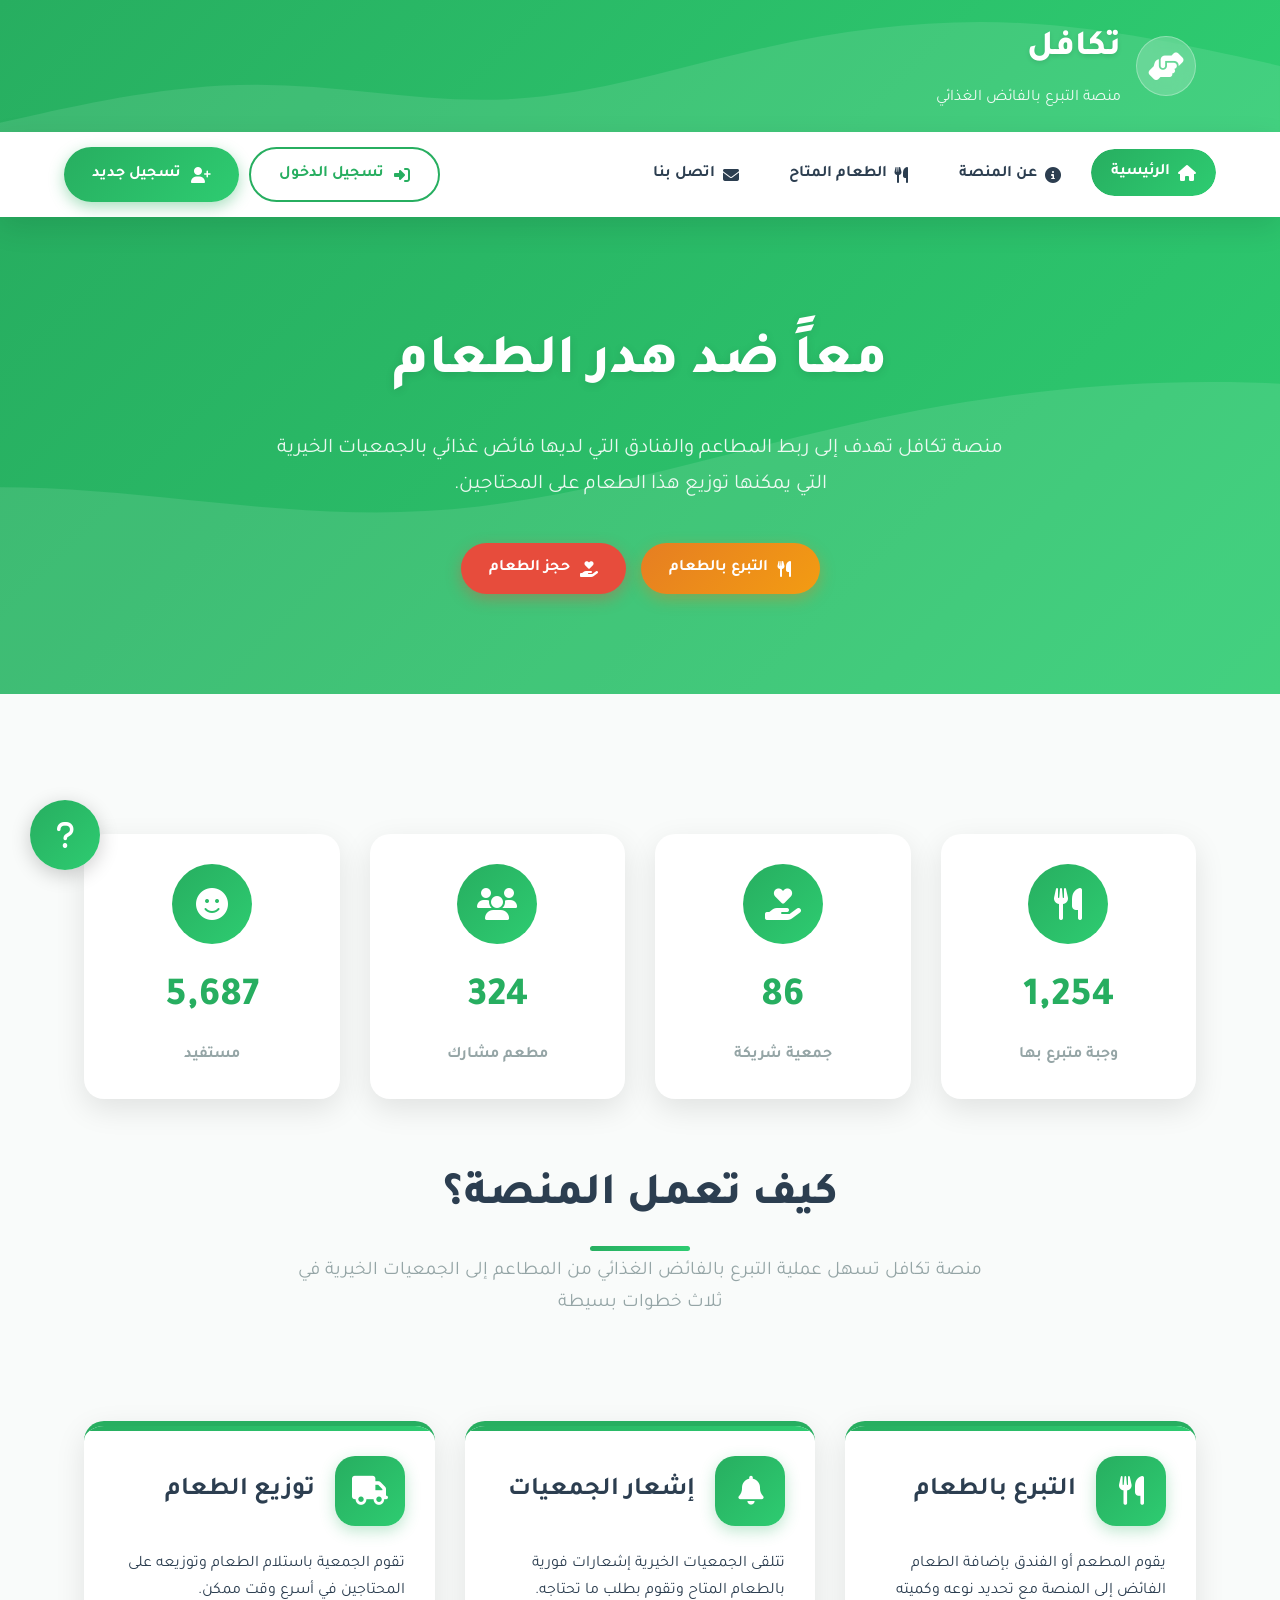
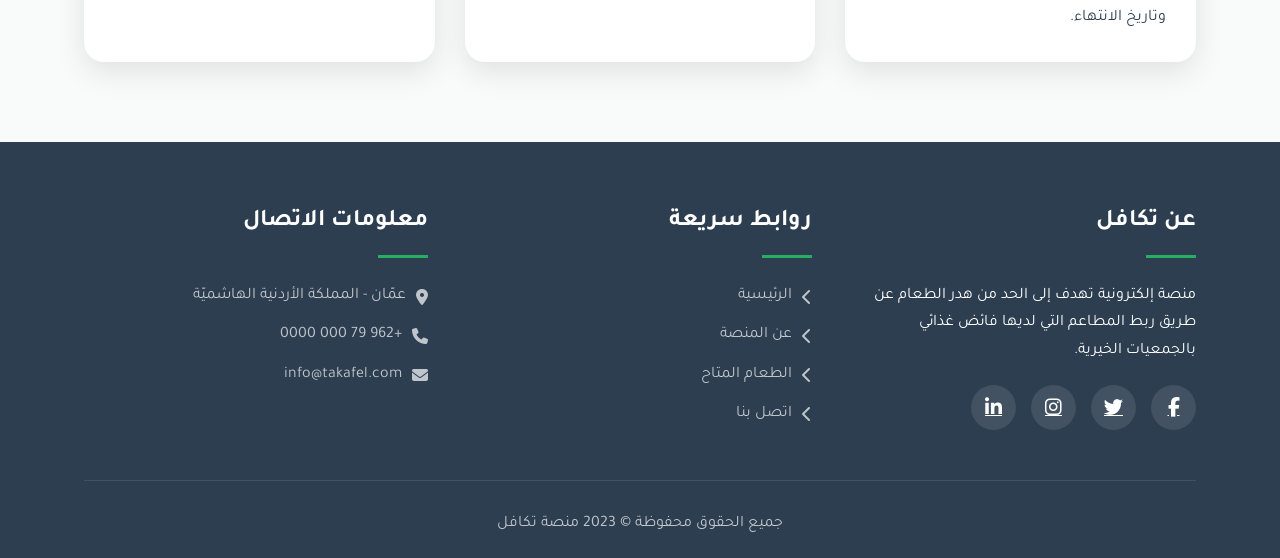
<file: Takaful/project/html/index.html>
<!DOCTYPE html>
<html lang="ar" dir="rtl">
<head>
    <meta charset="UTF-8">
    <meta name="viewport" content="width=device-width, initial-scale=1.0">
    <title>تكافل - منصة التبرع بالفائض الغذائي</title>
    <link rel="stylesheet" href="https://cdnjs.cloudflare.com/ajax/libs/font-awesome/6.4.0/css/all.min.css">
    <link href="https://fonts.googleapis.com/css2?family=Tajawal:wght@300;400;500;700;800&display=swap" rel="stylesheet">
    <link rel="stylesheet" href="../css/style.css">
</head>
<body>
    <header>
        <div class="container">
            <div class="header-content">
                <div class="logo">
                    <div class="logo-icon">
                        <i class="fas fa-hands-helping"></i>
                    </div>
                    <div class="logo-text">
                        <h1>تكافل</h1>
                        <p>منصة التبرع بالفائض الغذائي</p>
                    </div>
                </div>
            </div>
        </div>
    </header>
    
    <nav>
        <div class="container nav-container">
            <ul class="nav-links">
                <li><a href="#" class="active"><i class="fas fa-home"></i> الرئيسية</a></li>
                <li><a href="about.html"><i class="fas fa-info-circle"></i> عن المنصة</a></li>
                <li><a href="food-available.html"><i class="fas fa-utensils"></i> الطعام المتاح</a></li>
                <li><a href="contact.html"><i class="fas fa-envelope"></i> اتصل بنا</a></li>
            </ul>
            <div class="auth-buttons">
                <a href="login.html" class="btn btn-outline">
                    <i class="fas fa-sign-in-alt"></i> تسجيل الدخول
                </a>
                <a href="register.html" class="btn btn-primary">
                    <i class="fas fa-user-plus"></i> تسجيل جديد
                </a>
            </div>
        </div>
    </nav>

    <section class="hero">
        <div class="container hero-content">
            <h1>معاً ضد هدر الطعام</h1>
            <p>منصة تكافل تهدف إلى ربط المطاعم والفنادق التي لديها فائض غذائي بالجمعيات الخيرية التي يمكنها توزيع هذا الطعام على المحتاجين.</p>
            <div class="hero-buttons">
                <a href="add-food.html" class="btn btn-secondary">
                    <i class="fas fa-utensils"></i> التبرع بالطعام
                </a>
                <a href="food-available.html" class="btn btn-accent">
                    <i class="fas fa-hand-holding-heart"></i> حجز الطعام
                </a>
            </div>
        </div>
    </section>
    
    <main class="container">
        <section id="home" class="page">
            <div class="stats">
                <div class="stat-item">
                    <div class="stat-icon">
                        <i class="fas fa-utensils"></i>
                    </div>
                    <div class="stat-number">1,254</div>
                    <div class="stat-text">وجبة متبرع بها</div>
                </div>
                <div class="stat-item">
                    <div class="stat-icon">
                        <i class="fas fa-hand-holding-heart"></i>
                    </div>
                    <div class="stat-number">86</div>
                    <div class="stat-text">جمعية شريكة</div>
                </div>
                <div class="stat-item">
                    <div class="stat-icon">
                        <i class="fas fa-users"></i>
                    </div>
                    <div class="stat-number">324</div>
                    <div class="stat-text">مطعم مشارك</div>
                </div>
                <div class="stat-item">
                    <div class="stat-icon">
                        <i class="fas fa-smile"></i>
                    </div>
                    <div class="stat-number">5,687</div>
                    <div class="stat-text">مستفيد</div>
                </div>
            </div>
            
            <div class="section-header">
                <h2>كيف تعمل المنصة؟</h2>
                <p>منصة تكافل تسهل عملية التبرع بالفائض الغذائي من المطاعم إلى الجمعيات الخيرية في ثلاث خطوات بسيطة</p>
            </div>
            
            <div class="food-grid">
                <div class="card">
                    <div class="card-header">
                        <div class="card-icon">
                            <i class="fas fa-utensils"></i>
                        </div>
                        <h3>التبرع بالطعام</h3>
                    </div>
                    <p>يقوم المطعم أو الفندق بإضافة الطعام الفائض إلى المنصة مع تحديد نوعه وكميته وتاريخ الانتهاء.</p>
                </div>
                
                <div class="card">
                    <div class="card-header">
                        <div class="card-icon">
                            <i class="fas fa-bell"></i>
                        </div>
                        <h3>إشعار الجمعيات</h3>
                    </div>
                    <p>تتلقى الجمعيات الخيرية إشعارات فورية بالطعام المتاح وتقوم بطلب ما تحتاجه.</p>
                </div>
                
                <div class="card">
                    <div class="card-header">
                        <div class="card-icon">
                            <i class="fas fa-truck"></i>
                        </div>
                        <h3>توزيع الطعام</h3>
                    </div>
                    <p>تقوم الجمعية باستلام الطعام وتوزيعه على المحتاجين في أسرع وقت ممكن.</p>
                </div>
            </div>
            
            </section>
    </main>
    
    <footer>
        <div class="container">
            <div class="footer-content">
                <div class="footer-column">
                    <h3>عن تكافل</h3>
                    <p>منصة إلكترونية تهدف إلى الحد من هدر الطعام عن طريق ربط المطاعم التي لديها فائض غذائي بالجمعيات الخيرية.</p>
                    <div class="social-links">
                        <a href="#"><i class="fab fa-facebook-f"></i></a>
                        <a href="#"><i class="fab fa-twitter"></i></a>
                        <a href="#"><i class="fab fa-instagram"></i></a>
                        <a href="#"><i class="fab fa-linkedin-in"></i></a>
                    </div>
                </div>
                
                <div class="footer-column">
                    <h3>روابط سريعة</h3>
                    <ul class="footer-links">
                        <li><a href="#"><i class="fas fa-chevron-left"></i> الرئيسية</a></li>
                        <li><a href="about.html"><i class="fas fa-chevron-left"></i> عن المنصة</a></li>
                        <li><a href="food-available.html"><i class="fas fa-chevron-left"></i> الطعام المتاح</a></li>
                        <li><a href="contact.html"><i class="fas fa-chevron-left"></i> اتصل بنا</a></li>
                    </ul>
                </div>
                
                <div class="footer-column">
                    <h3>معلومات الاتصال</h3>
                    <ul class="footer-links">
                        <li><a href="#"><i class="fas fa-map-marker-alt"></i> عمّان - المملكة الأردنية الهاشميّة</a></li>
                        <li><a href="tel:+962790000000"><i class="fas fa-phone"></i> +962 79 000 0000</a></li>
                        <li><a href="mailto:info@takafel.com"><i class="fas fa-envelope"></i> info@takafel.com</a></li>
                    </ul>
                </div>
            </div>
            
            <div class="copyright">
                <p>جميع الحقوق محفوظة &copy; 2023 منصة تكافل</p>
            </div>
        </div>
    </footer>
    
    <div class="floating-icon" onclick="alert('مرحباً! كيف يمكنني مساعدتك؟')">
        <i class="fas fa-question"></i>
    </div>
    
    <script type="module" src="../js/navbar.js"></script>
</body>
</html>
</file>
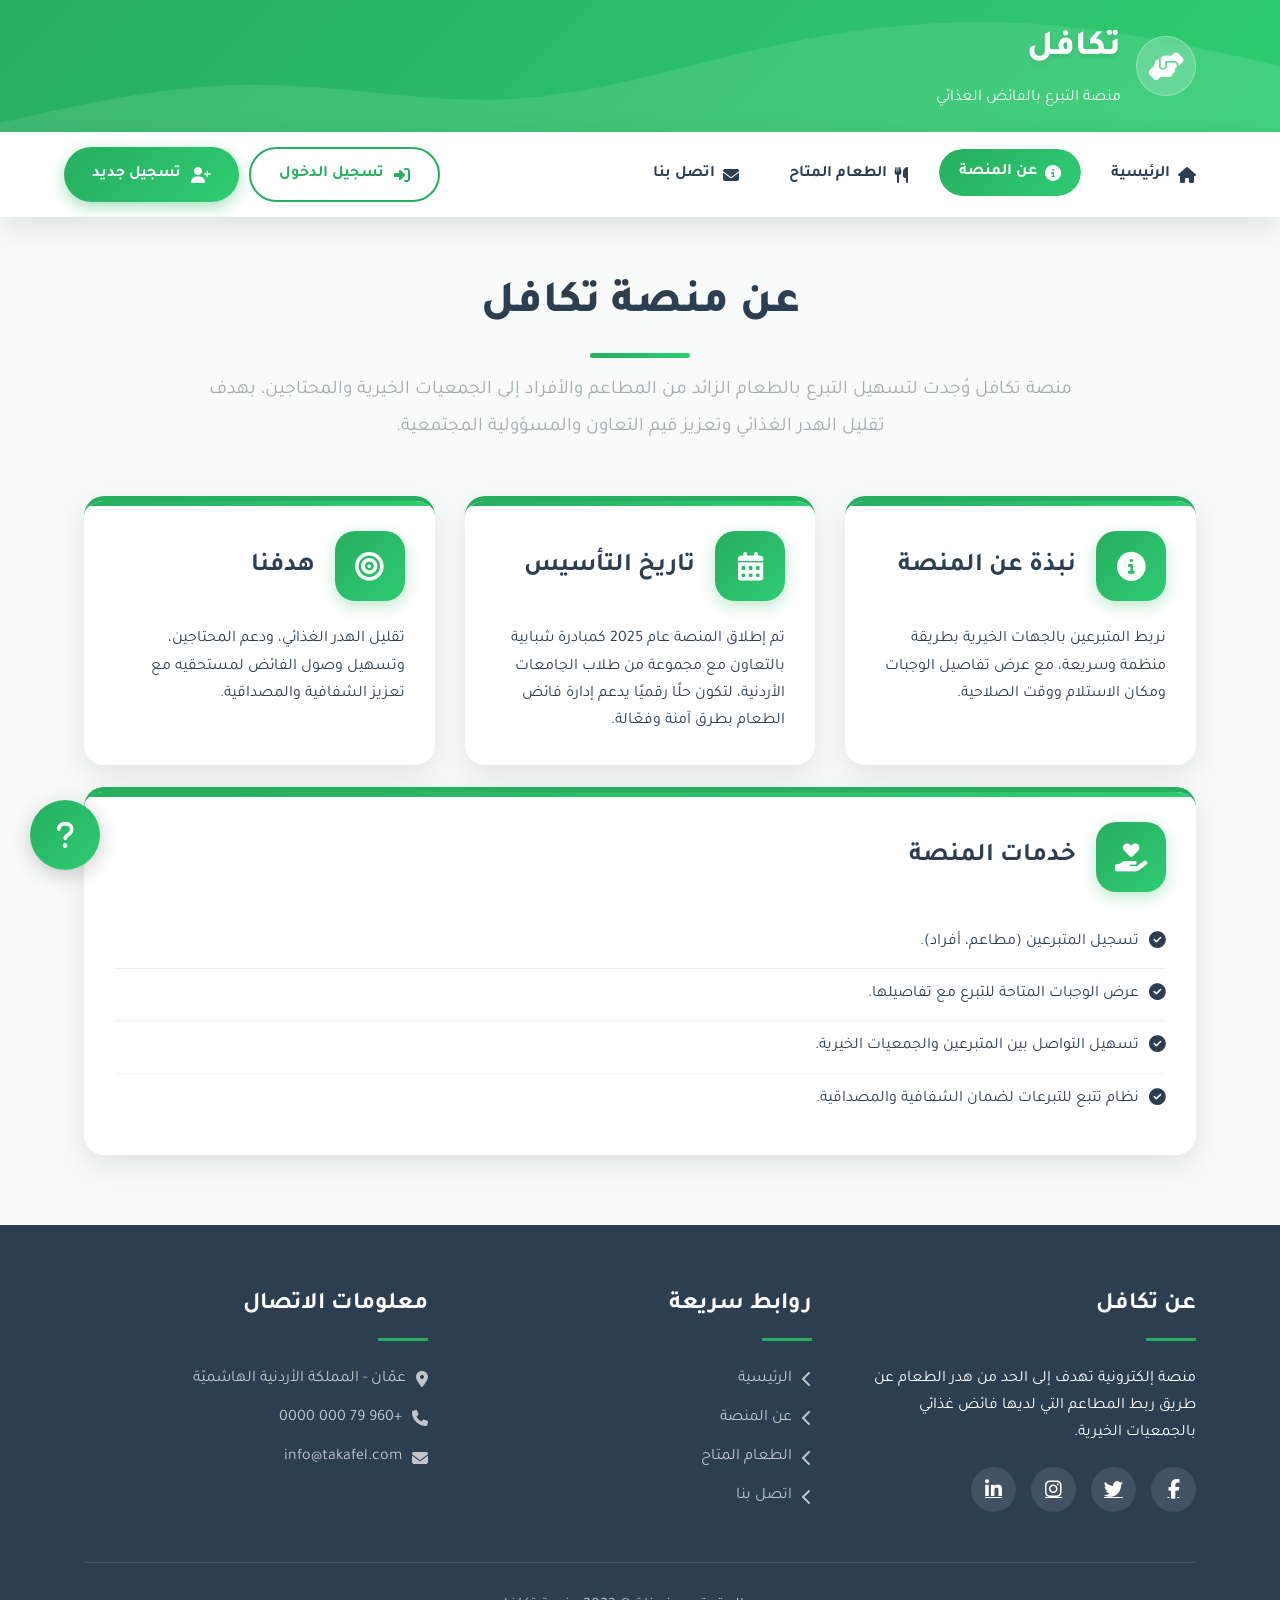
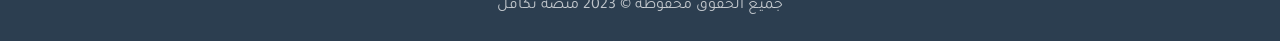
<file: Takaful/project/html/about.html>
<!DOCTYPE html>
<html lang="ar" dir="rtl">
<head>
  <meta charset="UTF-8" />
  <meta name="viewport" content="width=device-width, initial-scale=1.0" />
  <title>عن منصة تكافل</title>
  <link rel="stylesheet" href="https://cdnjs.cloudflare.com/ajax/libs/font-awesome/6.4.0/css/all.min.css">
    <link href="https://fonts.googleapis.com/css2?family=Tajawal:wght@300;400;500;700;800&display=swap" rel="stylesheet">
    <link rel="stylesheet" href="../css/style.css">
</head>
<body>
  <header>
        <div class="container">
            <div class="header-content">
                <div class="logo">
                    <div class="logo-icon">
                        <i class="fas fa-hands-helping"></i>
                    </div>
                    <div class="logo-text">
                        <h1>تكافل</h1>
                        <p>منصة التبرع بالفائض الغذائي</p>
                    </div>
                </div>
            </div>
        </div>
    </header>
    
    <!-- شريط التنقل -->
    <nav>
        <div class="container nav-container">
            <ul class="nav-links">
                <li><a href="index.html"><i class="fas fa-home"></i> الرئيسية</a></li>
                <li><a href="#" class="active"><i class="fas fa-info-circle"></i> عن المنصة</a></li>
                <li><a href="food-available.html"><i class="fas fa-utensils"></i> الطعام المتاح</a></li>
                <li><a href="contact.html"><i class="fas fa-envelope"></i> اتصل بنا</a></li>
            </ul>
            <div class="auth-buttons">
                <a href="login.html" class="btn btn-outline">
                    <i class="fas fa-sign-in-alt"></i> تسجيل الدخول
                </a>
                <a href="register.html" class="btn btn-primary">
                    <i class="fas fa-user-plus"></i> تسجيل جديد
                </a>
            </div>
        </div>
    </nav>



  <main class="container">
  <section class="page about-page">

    <div class="section-header">
      <h2>عن منصة تكافل</h2>
      <p class="lead">
        منصة تكافل وُجدت لتسهيل التبرع بالطعام الزائد من المطاعم والأفراد إلى الجمعيات الخيرية والمحتاجين،
        بهدف تقليل الهدر الغذائي وتعزيز قيم التعاون والمسؤولية المجتمعية.
      </p>
    </div>

    <div class="food-grid about-grid">
      <div class="card">
        <div class="card-header">
          <div class="card-icon"><i class="fas fa-circle-info"></i></div>
          <h3>نبذة عن المنصة</h3>
        </div>
        <p>
          نربط المتبرعين بالجهات الخيرية بطريقة منظمة وسريعة، مع عرض تفاصيل الوجبات ومكان الاستلام ووقت الصلاحية.
        </p>
      </div>

      <div class="card">
        <div class="card-header">
          <div class="card-icon"><i class="fas fa-calendar-days"></i></div>
          <h3>تاريخ التأسيس</h3>
        </div>
        <p>
          تم إطلاق المنصة عام 2025 كمبادرة شبابية بالتعاون مع مجموعة من طلاب الجامعات الأردنية،
          لتكون حلًا رقميًا يدعم إدارة فائض الطعام بطرق آمنة وفعّالة.
        </p>
      </div>

      <div class="card">
        <div class="card-header">
          <div class="card-icon"><i class="fas fa-bullseye"></i></div>
          <h3>هدفنا</h3>
        </div>
        <p>
          تقليل الهدر الغذائي، ودعم المحتاجين، وتسهيل وصول الفائض لمستحقيه مع تعزيز الشفافية والمصداقية.
        </p>
      </div>
    </div>

    <div class="card services-card">
      <div class="card-header">
        <div class="card-icon"><i class="fas fa-hand-holding-heart"></i></div>
        <h3>خدمات المنصة</h3>
      </div>

      <ul class="feature-list">
        <li><i class="fas fa-check-circle"></i><span>تسجيل المتبرعين (مطاعم، أفراد).</span></li>
        <li><i class="fas fa-check-circle"></i><span>عرض الوجبات المتاحة للتبرع مع تفاصيلها.</span></li>
        <li><i class="fas fa-check-circle"></i><span>تسهيل التواصل بين المتبرعين والجمعيات الخيرية.</span></li>
        <li><i class="fas fa-check-circle"></i><span>نظام تتبع للتبرعات لضمان الشفافية والمصداقية.</span></li>
      </ul>
    </div>

  </section>
</main>


  <footer>
        <div class="container">
            <div class="footer-content">
                <div class="footer-column">
                    <h3>عن تكافل</h3>
                    <p>منصة إلكترونية تهدف إلى الحد من هدر الطعام عن طريق ربط المطاعم التي لديها فائض غذائي بالجمعيات الخيرية.</p>
                    <div class="social-links">
                        <a href="#"><i class="fab fa-facebook-f"></i></a>
                        <a href="#"><i class="fab fa-twitter"></i></a>
                        <a href="#"><i class="fab fa-instagram"></i></a>
                        <a href="#"><i class="fab fa-linkedin-in"></i></a>
                    </div>
                </div>
                
                <div class="footer-column">
                    <h3>روابط سريعة</h3>
                    <ul class="footer-links">
                        <li><a href="index.html"><i class="fas fa-chevron-left"></i> الرئيسية</a></li>
                        <li><a href="about.html"><i class="fas fa-chevron-left"></i> عن المنصة</a></li>
                        <li><a href="food-available.html"><i class="fas fa-chevron-left"></i> الطعام المتاح</a></li>
                        <li><a href="contact.html"><i class="fas fa-chevron-left"></i> اتصل بنا</a></li>
                    </ul>
                </div>
                
                <div class="footer-column">
                    <h3>معلومات الاتصال</h3>
                    <ul class="footer-links">
                        <li><a href="#"><i class="fas fa-map-marker-alt"></i> عمّان - المملكة الأردنية الهاشميّة</a></li>
                        <li><a href="tel:+962790000000"><i  class="fas fa-phone"></i> +960 79 000 0000</a></li>
                        <li><a href="mailto:info@takaful.com"><i class="fas fa-envelope"></i> info@takafel.com</a></li>
                    </ul>
                </div>
            </div>
            
            <div class="copyright">
                <p>جميع الحقوق محفوظة &copy; 2023 منصة تكافل</p>
            </div>
        </div>
    </footer>
    
    <!-- زر عائم للمساعدة -->
    <div class="floating-icon" onclick="alert('مرحباً! كيف يمكنني مساعدتك؟')">
        <i class="fas fa-question"></i>
    </div>

        <script type="module" src="../js/navbar.js"></script>

</body>
</html>
</file>
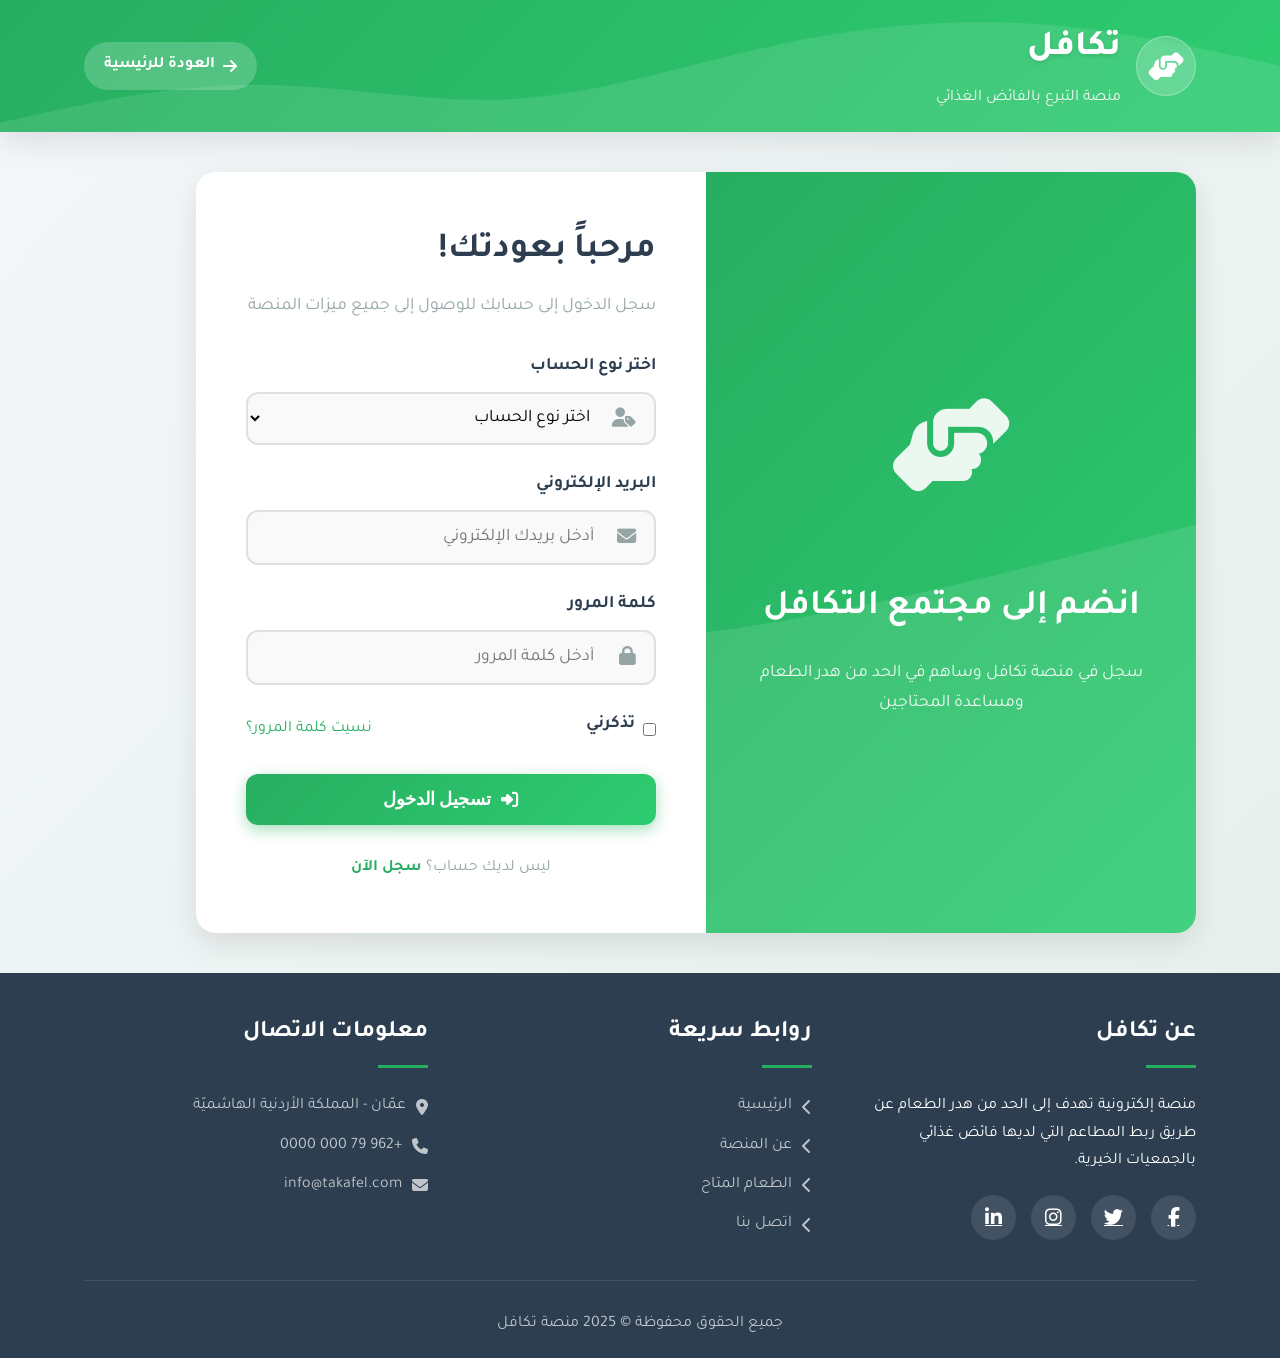
<file: Takaful/project/html/add-food.html>
<!DOCTYPE html>
<html lang="ar" dir="rtl">
<head>
    <meta charset="UTF-8">
    <meta name="viewport" content="width=device-width, initial-scale=1.0">
    <title>إضافة طعام فائض - تكافل</title>
    <link rel="stylesheet" href="https://cdnjs.cloudflare.com/ajax/libs/font-awesome/6.4.0/css/all.min.css">
    <link href="https://fonts.googleapis.com/css2?family=Tajawal:wght@300;400;500;700;800&display=swap" rel="stylesheet">
    <link rel="stylesheet" href="../css/style.css">
    <link rel="stylesheet" href="../css/login-style.css">
</head>
<body>
    <header>
        <div class="container">
            <div class="header-content">
                <div class="logo">
                    <div class="logo-icon">
                        <i class="fas fa-hands-helping"></i>
                    </div>
                    <div class="logo-text">
                        <h1>تكافل</h1>
                        <p>منصة التبرع بالفائض الغذائي</p>
                    </div>
                </div>
            </div>
        </div>
    </header>
    
    <nav>
        <div class="container nav-container">
            <ul class="nav-links">
                <li><a href="index.html"><i class="fas fa-home"></i> الرئيسية</a></li>
                <li><a href="about.html"><i class="fas fa-info-circle"></i> عن المنصة</a></li>
                <li><a href="food-available.html"><i class="fas fa-utensils"></i> الطعام المتاح</a></li>
                <li><a href="contact.html"><i class="fas fa-envelope"></i> اتصل بنا</a></li>
            </ul>
            <div class="auth-buttons">
                </div>
        </div>
    </nav>

    <main class="page-content" style="padding: 40px 0; min-height: 60vh;">
        <div class="container">
            <div class="auth-container" style="max-width: 800px; margin: 0 auto;">
                
                <div class="form-header" style="text-align: center; margin-bottom: 30px;">
                    <h2>تبرع بالطعام الفائض</h2>
                    <p>أدخل تفاصيل الوجبات التي تود التبرع بها للجمعيات الخيرية</p>
                </div>

                <form id="addFoodForm" class="auth-form active" style="padding: 20px;">
                    
                    <div class="form-group">
                        <label for="foodTitle">اسم الوجبة </label>
                        <div class="input-with-icon">
                            <input type="text" id="foodTitle" placeholder="مثال: وجبات أرز مع دجاج" required>
                            <i class="fas fa-heading"></i>
                        </div>
                    </div>

                    <div class="form-group" style="display: flex; gap: 20px;">
                        <div style="flex: 1;">
                            <label for="foodType">التصنيف</label>
                            <div class="input-with-icon">
                                <select id="foodType" required>
                                    <option value="" disabled selected>اختر التصنيف</option>
                                    <option value="MAIN_DISH">أطباق رئيسية</option>
                                    <option value="APPETIZER">مقبلات</option>
                                    <option value="DESSERT">حلويات</option>
                                    <option value="BAKERY">مخبوزات</option>
                                    <option value="DRINK">مشروبات</option>
                                    <option value="OTHER">أخرى</option>
                                </select>
                                <i class="fas fa-list"></i>
                            </div>
                        </div>
                        <div style="flex: 1;">
                            <label for="foodQuantity">الكمية (عدد الوجبات)</label>
                            <div class="input-with-icon">
                                <input type="number" id="foodQuantity" placeholder="مثال: 50" min="1" required>
                                <i class="fas fa-sort-numeric-up"></i>
                            </div>
                        </div>
                    </div>

                    <div class="form-group">
                        <label for="expiryDate">تاريخ ووقت انتهاء الصلاحية</label>
                        <div class="input-with-icon">
                            <input type="datetime-local" id="expiryDate" required>
                            <i class="fas fa-clock"></i>
                        </div>
                    </div>

                    <div class="form-group">
                        <label for="pickupTime">وقت الاستلام المفضل</label>
                        <div class="input-with-icon">
                            <input type="datetime-local" id="pickupTime" required>
                            <i class="fas fa-truck-loading"></i>
                        </div>
                    </div>

                    <div class="form-group">
                        <label for="description">وصف إضافي (اختياري)</label>
                        <div class="input-with-icon">
                            <textarea id="description" rows="3" placeholder="أضف أي تفاصيل أخرى، مثل المكونات أو طريقة الحفظ..." style="width: 100%; padding: 15px 40px 15px 20px; border: 2px solid #e0e0e0; border-radius: 12px; font-family: 'Tajawal';"></textarea>
                            <i class="fas fa-align-right" style="top: 25px;"></i>
                        </div>
                    </div>

                    <button type="submit" class="btn btn-primary" style="width: 100%; margin-top: 20px;">
                        <i class="fas fa-plus-circle"></i> نشر التبرع
                    </button>

                </form>
            </div>
        </div>
    </main>
    
    <footer>
        <div class="container">
            <div class="footer-content">
                <div class="footer-column">
                    <h3>عن تكافل</h3>
                    <p>منصة إلكترونية تهدف إلى الحد من هدر الطعام عن طريق ربط المطاعم التي لديها فائض غذائي بالجمعيات الخيرية.</p>
                </div>
                <div class="footer-column">
                    <h3>روابط سريعة</h3>
                    <ul class="footer-links">
                        <li><a href="index.html"><i class="fas fa-chevron-left"></i> الرئيسية</a></li>
                        <li><a href="food-available.html"><i class="fas fa-chevron-left"></i> الطعام المتاح</a></li>
                    </ul>
                </div>
                <div class="footer-column">
                    <h3>معلومات الاتصال</h3>
                    <ul class="footer-links">
                        <li><a href="#"><i class="fas fa-map-marker-alt"></i> عمّان - الأردن</a></li>
                        <li><a href="mailto:info@takafel.com"><i class="fas fa-envelope"></i> info@takafel.com</a></li>
                    </ul>
                </div>
            </div>
            <div class="copyright">
                <p>جميع الحقوق محفوظة &copy; 2025 منصة تكافل</p>
            </div>
        </div>
    </footer>
    
    <script type="module" src="../js/navbar.js"></script>
    <script type="module" src="../js/add-food.js"></script>
</body>
</html>
</file>
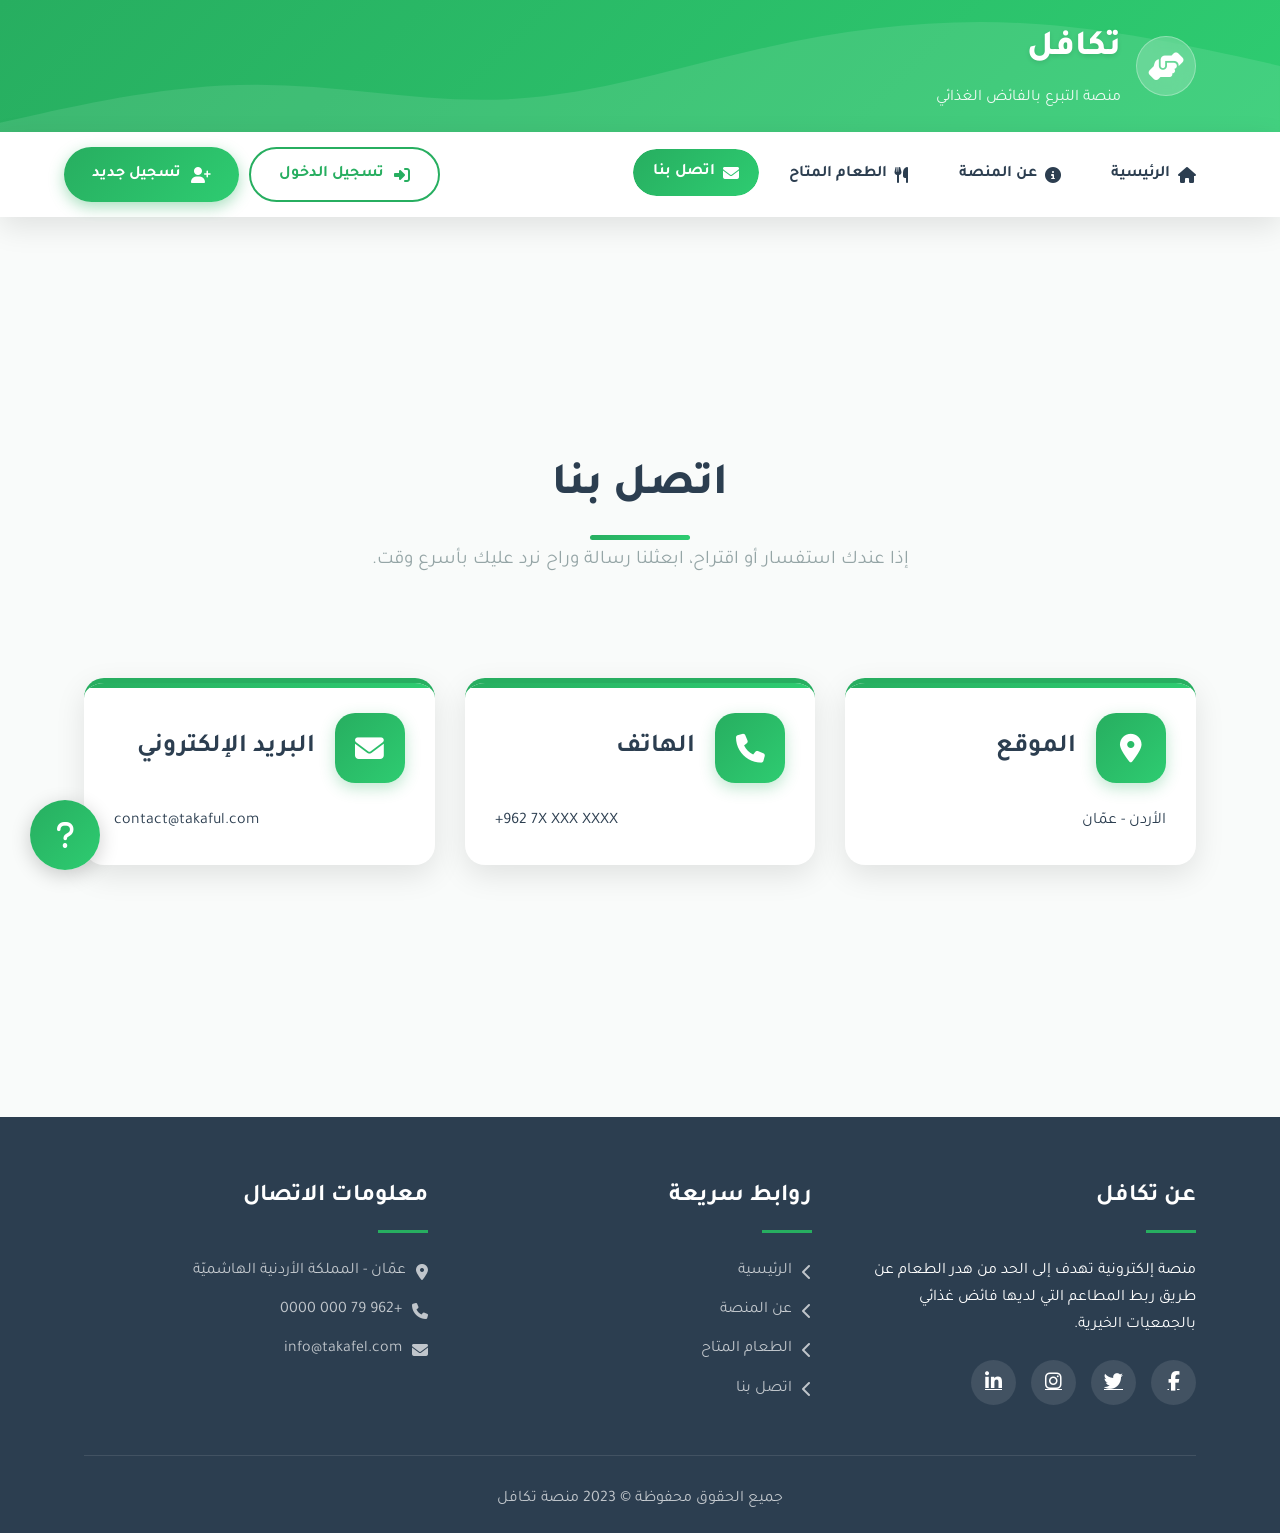
<file: Takaful/project/html/contact.html>
<!DOCTYPE html>
<html lang="ar" dir="rtl">
<head>
  <meta charset="UTF-8">
  <meta name="viewport" content="width=device-width, initial-scale=1.0">
  <title>اتصل بنا - تكافل</title>

  <!-- نفس روابط الهوم عشان نفس الخط والستايل -->
  <link rel="stylesheet" href="https://cdnjs.cloudflare.com/ajax/libs/font-awesome/6.4.0/css/all.min.css">
  <link href="https://fonts.googleapis.com/css2?family=Tajawal:wght@300;400;500;700;800&display=swap" rel="stylesheet">
  <link rel="stylesheet" href="../css/style.css">
</head>

<body>
  <!-- نفس الهيدر تبع الهوم -->
  <header>
    <div class="container">
      <div class="header-content">
        <div class="logo">
          <div class="logo-icon">
            <i class="fas fa-hands-helping"></i>
          </div>
          <div class="logo-text">
            <h1>تكافل</h1>
            <p>منصة التبرع بالفائض الغذائي</p>
          </div>
        </div>
      </div>
    </div>
  </header>

  <!-- نفس الناف + تفعيل اتصل بنا -->
  <nav>
    <div class="container nav-container">
      <ul class="nav-links">
        <li><a href="index.html"><i class="fas fa-home"></i> الرئيسية</a></li>
        <li><a href="about.html"><i class="fas fa-info-circle"></i> عن المنصة</a></li>
        <li><a href="food-available.html"><i class="fas fa-utensils"></i> الطعام المتاح</a></li>
        <li><a href="#" class="active"><i class="fas fa-envelope"></i> اتصل بنا</a></li>
      </ul>

      <div class="auth-buttons">
        <a href="login.html" class="btn btn-outline">
          <i class="fas fa-sign-in-alt"></i> تسجيل الدخول
        </a>
        <a href="register.html" class="btn btn-primary">
          <i class="fas fa-user-plus"></i> تسجيل جديد
        </a>
      </div>
    </div>
  </nav>

  <!-- محتوى الصفحة بنفس كلاسّات الستايل الأساسي -->
  <main class="container">
    <section class="page" style="padding-top: 60px;">
      <div class="section-header">
        <h2>اتصل بنا</h2>
        <p>إذا عندك استفسار أو اقتراح، ابعثلنا رسالة وراح نرد عليك بأسرع وقت.</p>
      </div>

      <div class="food-grid">
        <div class="card">
          <div class="card-header">
            <div class="card-icon"><i class="fas fa-map-marker-alt"></i></div>
            <h3>الموقع</h3>
          </div>
          <p>الأردن - عمّان</p>
        </div>

        <div class="card">
          <div class="card-header">
            <div class="card-icon"><i class="fas fa-phone"></i></div>
            <h3>الهاتف</h3>
          </div>
          <p dir="ltr">+962 7X XXX XXXX</p>
        </div>

        <div class="card">
          <div class="card-header">
            <div class="card-icon"><i class="fas fa-envelope"></i></div>
            <h3>البريد الإلكتروني</h3>
          </div>
          <p dir="ltr">contact@takaful.com</p>
        </div>
      </div>
    </section>
  </main>

  <footer>
        <div class="container">
            <div class="footer-content">
                <div class="footer-column">
                    <h3>عن تكافل</h3>
                    <p>منصة إلكترونية تهدف إلى الحد من هدر الطعام عن طريق ربط المطاعم التي لديها فائض غذائي بالجمعيات الخيرية.</p>
                    <div class="social-links">
                        <a href="#"><i class="fab fa-facebook-f"></i></a>
                        <a href="#"><i class="fab fa-twitter"></i></a>
                        <a href="#"><i class="fab fa-instagram"></i></a>
                        <a href="#"><i class="fab fa-linkedin-in"></i></a>
                    </div>
                </div>
                
                <div class="footer-column">
                    <h3>روابط سريعة</h3>
                    <ul class="footer-links">
                        <li><a href="index.html"><i class="fas fa-chevron-left"></i> الرئيسية</a></li>
                        <li><a href="about.html"><i class="fas fa-chevron-left"></i> عن المنصة</a></li>
                        <li><a href="food-available.html"><i class="fas fa-chevron-left"></i> الطعام المتاح</a></li>
                        <li><a href="#"><i class="fas fa-chevron-left"></i> اتصل بنا</a></li>
                    </ul>
                </div>
                
                <div class="footer-column">
                    <h3>معلومات الاتصال</h3>
                    <ul class="footer-links">
                        <li><a href="#"><i class="fas fa-map-marker-alt"></i> عمّان - المملكة الأردنية الهاشميّة</a></li>
                        <li><a href="tel:+962790000000"><i class="fas fa-phone"></i> +962 79 000 0000</a></li>
                        <li><a href="mailto:info@takafel.com"><i class="fas fa-envelope"></i> info@takafel.com</a></li>
                    </ul>
                </div>
            </div>
            
            <div class="copyright">
                <p>جميع الحقوق محفوظة &copy; 2023 منصة تكافل</p>
            </div>
        </div>
    </footer>
    
    <!-- زر عائم للمساعدة -->
    <div class="floating-icon" onclick="alert('مرحباً! كيف يمكنني مساعدتك؟')">
        <i class="fas fa-question"></i>
    </div>
        <script type="module" src="../js/navbar.js"></script>

</body>
</html>
</file>
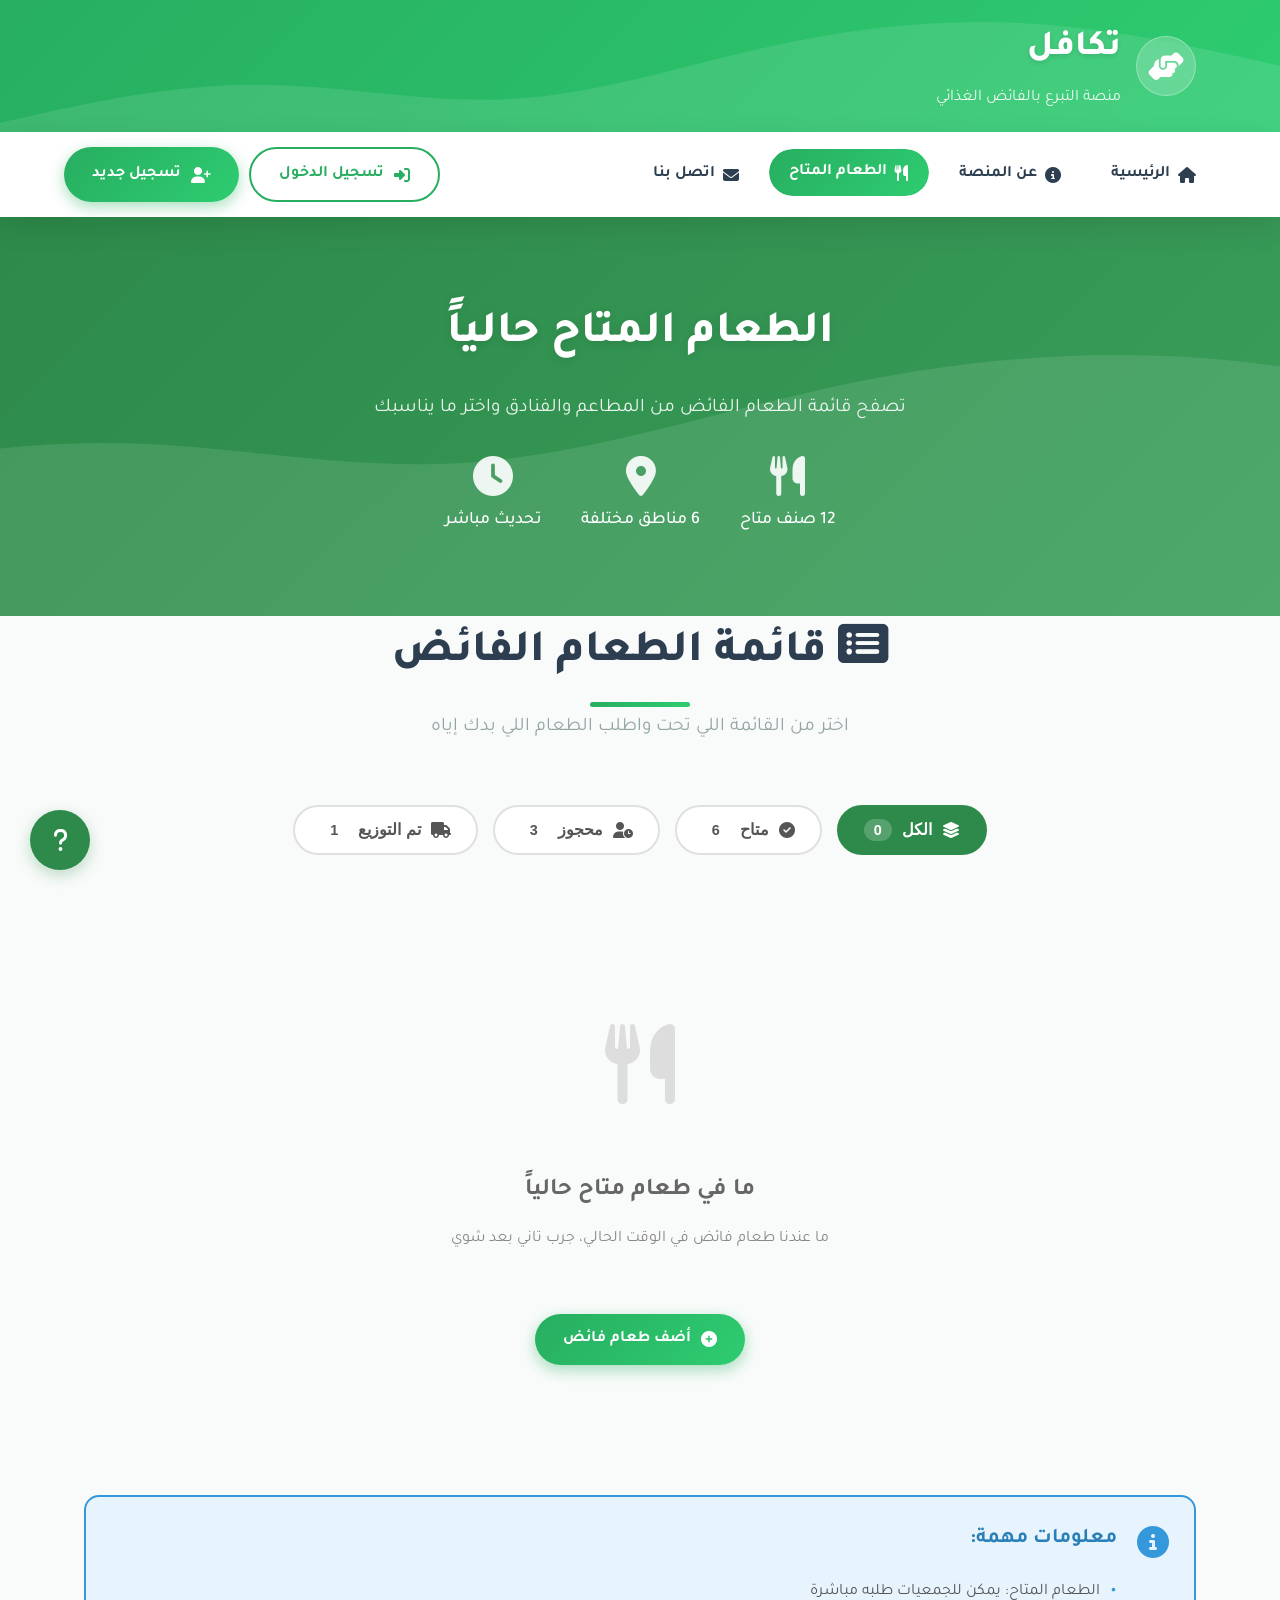
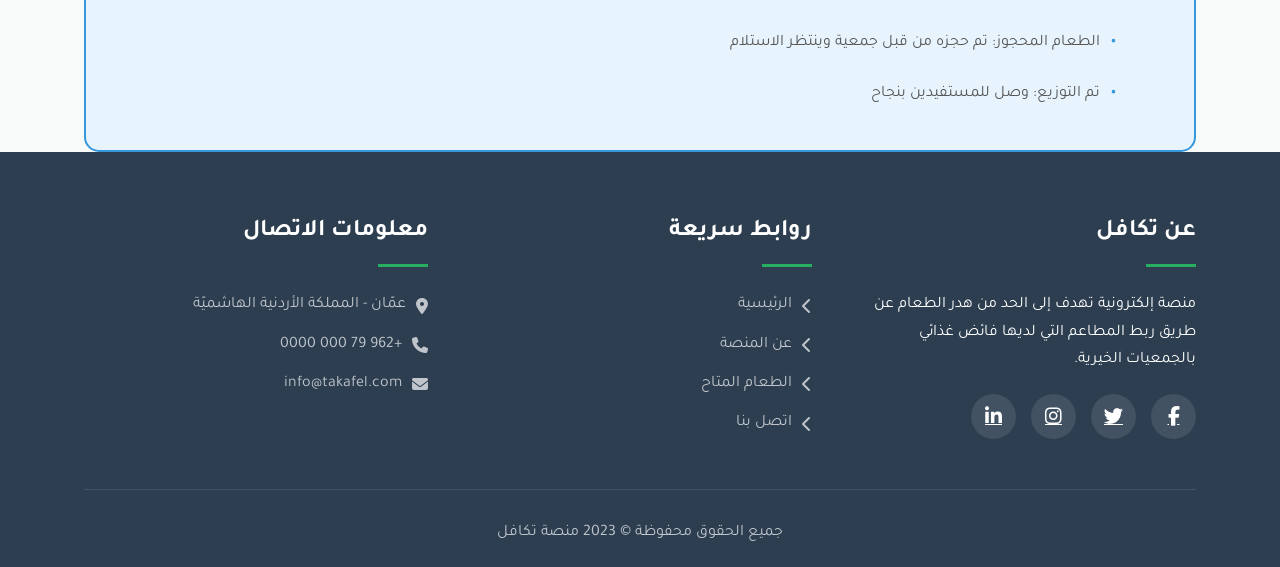
<file: Takaful/project/html/food-available.html>
<!DOCTYPE html>
<html lang="ar" dir="rtl">
<head>
    <meta charset="UTF-8">
    <meta name="viewport" content="width=device-width, initial-scale=1.0">
    <title>الطعام المتاح - تكافل</title>
    <link rel="stylesheet" href="https://cdnjs.cloudflare.com/ajax/libs/font-awesome/6.4.0/css/all.min.css">
    <link href="https://fonts.googleapis.com/css2?family=Tajawal:wght@300;400;500;700;800&display=swap" rel="stylesheet">
    <link rel="stylesheet" href="../css/style.css">
    <!-- CSS الخاص بصفحة الطعام -->
    <link rel="stylesheet" href="../css/food-available.css">
</head>
<body>
    <!-- الهيدر -->
    <header>
        <div class="container">
            <div class="header-content">
                <div class="logo">
                    <div class="logo-icon">
                        <i class="fas fa-hands-helping"></i>
                    </div>
                    <div class="logo-text">
                        <h1>تكافل</h1>
                        <p>منصة التبرع بالفائض الغذائي</p>
                    </div>
                </div>
                
            </div>
        </div>
    </header>
    
    <!-- النافبار -->
    <nav>
        <div class="container nav-container">
            <ul class="nav-links">
                <li><a href="index.html"><i class="fas fa-home"></i> الرئيسية</a></li>
                <li><a href="about.html"><i class="fas fa-info-circle"></i> عن المنصة</a></li>
                <li><a href="#" class="active"><i class="fas fa-utensils"></i> الطعام المتاح</a></li>
                <li><a href="contact.html"><i class="fas fa-envelope"></i> اتصل بنا</a></li>
            </ul>
            <div class="auth-buttons">
                <a href="login.html" class="btn btn-outline">
                    <i class="fas fa-sign-in-alt"></i> تسجيل الدخول
                </a>
                <a href="login.html" class="btn btn-primary">
                    <i class="fas fa-user-plus"></i> تسجيل جديد
                </a>
            </div>
        </div>
    </nav>

    <!-- قسم الهيرو -->
    <section class="hero food-hero">
        <div class="container hero-content">
            <h1>الطعام المتاح حالياً</h1>
            <p>تصفح قائمة الطعام الفائض من المطاعم والفنادق واختر ما يناسبك</p>
            <div class="hero-stats">
                <div class="hero-stat">
                    <i class="fas fa-utensils"></i>
                    <span>12 صنف متاح</span>
                </div>
                <div class="hero-stat">
                    <i class="fas fa-map-marker-alt"></i>
                    <span>6 مناطق مختلفة</span>
                </div>
                <div class="hero-stat">
                    <i class="fas fa-clock"></i>
                    <span>تحديث مباشر</span>
                </div>
            </div>
        </div>
    </section>
    
    <!-- المحتوى الرئيسي -->
    <main class="container">
        <div class="section-header">
            <h2><i class="fas fa-list-alt"></i> قائمة الطعام الفائض</h2>
            <p>اختر من القائمة اللي تحت واطلب الطعام اللي بدك إياه</p>
        </div>
        
        <!-- أزرار التصفية -->
        <div class="filter-buttons" id="filterButtons">
            <button class="filter-btn active" data-filter="all">
                <i class="fas fa-layer-group"></i> الكل 
                <span class="filter-count">12</span>
            </button>
            <button class="filter-btn" data-filter="available">
                <i class="fas fa-check-circle"></i> متاح 
                <span class="filter-count">6</span>
            </button>
            <button class="filter-btn" data-filter="reserved">
                <i class="fas fa-user-clock"></i> محجوز 
                <span class="filter-count">3</span>
            </button>
            <button class="filter-btn" data-filter="delivered">
                <i class="fas fa-truck"></i> تم التوزيع 
                <span class="filter-count">1</span>
            </button>
        </div>
        
        <!-- قائمة الطعام -->
        <div class="food-list" id="foodList">
            <!-- البطاقات رح تظهر هنا من الجافاسكريبت -->
        </div>
        
        <!-- حالة عدم وجود طعام -->
        <div class="empty-state" id="emptyState">
            <div class="empty-icon">
                <i class="fas fa-utensils"></i>
            </div>
            <h3>ما في طعام متاح حالياً</h3>
            <p>ما عندنا طعام فائض في الوقت الحالي، جرب تاني بعد شوي</p>
            <a href="index.html#addFoodForm" class="btn btn-primary mt-3">
                <i class="fas fa-plus-circle"></i> أضف طعام فائض
            </a>
        </div>
        
        <!-- معلومات إضافية -->
        <div class="info-box mt-5">
            <div class="info-icon">
                <i class="fas fa-info-circle"></i>
            </div>
            <div class="info-content">
                <h4>معلومات مهمة:</h4>
                <ul>
                    <li>الطعام المتاح: يمكن للجمعيات طلبه مباشرة</li>
                    <li>الطعام المحجوز: تم حجزه من قبل جمعية وينتظر الاستلام</li>
                    <li>تم التوزيع: وصل للمستفيدين بنجاح</li>
                </ul>
            </div>
        </div>
    </main>
    
    <!-- الفوتر -->
    <footer>
        <div class="container">
            <div class="footer-content">
                <div class="footer-column">
                    <h3>عن تكافل</h3>
                    <p>منصة إلكترونية تهدف إلى الحد من هدر الطعام عن طريق ربط المطاعم التي لديها فائض غذائي بالجمعيات الخيرية.</p>
                    <div class="social-links">
                        <a href="#"><i class="fab fa-facebook-f"></i></a>
                        <a href="#"><i class="fab fa-twitter"></i></a>
                        <a href="#"><i class="fab fa-instagram"></i></a>
                        <a href="#"><i class="fab fa-linkedin-in"></i></a>
                    </div>
                </div>
                
                <div class="footer-column">
                    <h3>روابط سريعة</h3>
                    <ul class="footer-links">
                        <li><a href="index.html"><i class="fas fa-chevron-left"></i> الرئيسية</a></li>
                        <li><a href="about.html"><i class="fas fa-chevron-left"></i> عن المنصة</a></li>
                        <li><a href="food-available.html"><i class="fas fa-chevron-left"></i> الطعام المتاح</a></li>
                        <li><a href="contact.html"><i class="fas fa-chevron-left"></i> اتصل بنا</a></li>
                    </ul>
                </div>
                
                <div class="footer-column">
                    <h3>معلومات الاتصال</h3>
                    <ul class="footer-links">
                        <li><a href="#"><i class="fas fa-map-marker-alt"></i> عمّان - المملكة الأردنية الهاشميّة</a></li>
                        <li><a href="tel:+962790000000"><i class="fas fa-phone"></i> +962 79 000 0000</a></li>
                        <li><a href="mailto:info@takafel.com"><i class="fas fa-envelope"></i> info@takafel.com</a></li>
                    </ul>
                </div>
            </div>
            
            <div class="copyright">
                <p>جميع الحقوق محفوظة &copy; 2023 منصة تكافل</p>
            </div>
        </div>
    </footer>
    
    <!-- زر المساعدة العائم -->
    <div class="floating-help" onclick="openHelpModal()">
        <i class="fas fa-question"></i>
    </div>
    
    <!-- ملف الجافاسكريبت -->
        <script type="module" src="../js/food-available.js"></script>
        <script type="module" src="../js/navbar.js"></script>

</body>
</html>
</file>
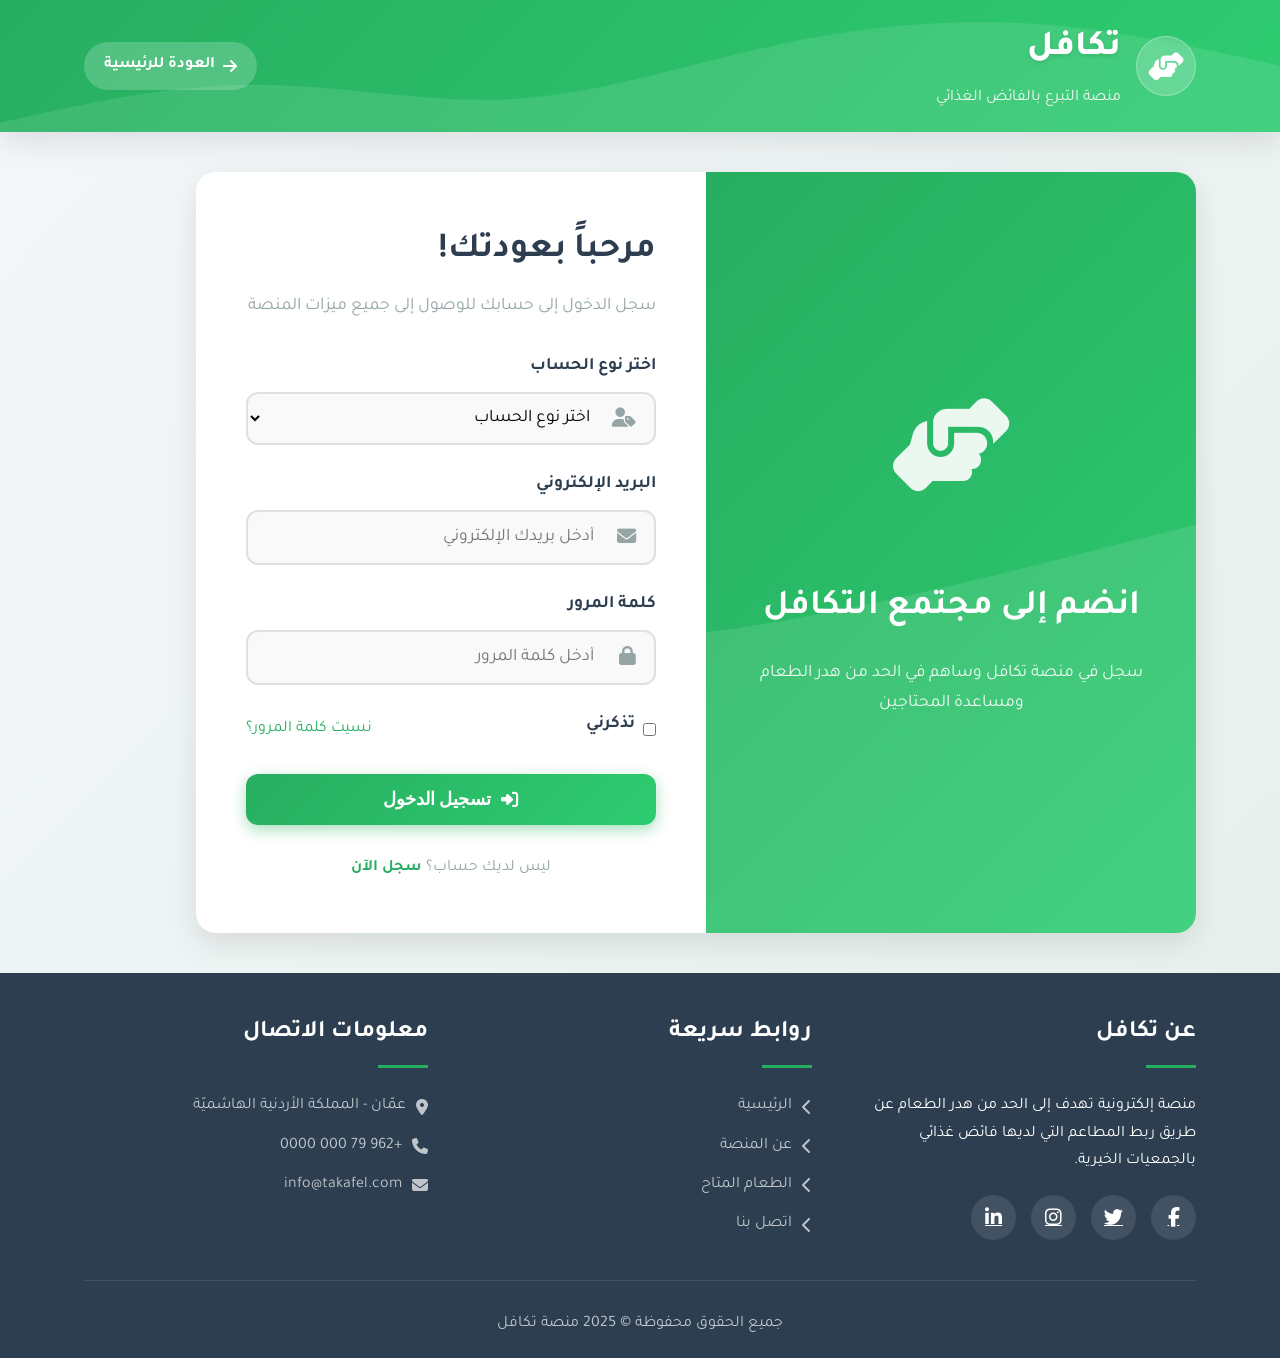
<file: Takaful/project/html/login.html>
<!DOCTYPE html>
<html lang="ar" dir="rtl">
<head>
    <meta charset="UTF-8">
    <meta name="viewport" content="width=device-width, initial-scale=1.0">
    <title>تسجيل الدخول - منصة تكافل</title>
    <link rel="stylesheet" href="https://cdnjs.cloudflare.com/ajax/libs/font-awesome/6.4.0/css/all.min.css">
    <link href="https://fonts.googleapis.com/css2?family=Tajawal:wght@300;400;500;700;800&display=swap" rel="stylesheet">
    <!-- ربط ملف CSS الرئيسي -->
    <link rel="stylesheet" href="../css/login-style.css">
</head>
<body>
    <!-- الهيدر: شعار المنصة ورابط العودة للصفحة الرئيسية -->
    <header class="login-header">
        <div class="container">
            <div class="header-content">
                <div class="logo">
                    <div class="logo-icon">
                        <i class="fas fa-hands-helping"></i>
                    </div>
                    <div class="logo-text">
                        <h1>تكافل</h1>
                        <p>منصة التبرع بالفائض الغذائي</p>
                    </div>
                </div>
                <a href="index.html" class="back-home">
                    <i class="fas fa-arrow-right"></i> العودة للرئيسية
                </a>
            </div>
        </div>
    </header>
    
    <!-- محتوى الصفحة الرئيسي: قسم التوثيق -->
    <div class="page-content">
        <div class="container">
            <div class="auth-container">
                <!-- قسم الصورة التوضيحية -->
                <div class="auth-illustration">
                    <div class="illustration-content">
                        <div class="illustration-icon">
                            <i class="fas fa-hands-helping"></i>
                        </div>
                        <h2>انضم إلى مجتمع التكافل</h2>
                        <p>سجل في منصة تكافل وساهم في الحد من هدر الطعام ومساعدة المحتاجين</p>
                    </div>
                </div>
                
                <!-- قسم النماذج: تسجيل الدخول -->
                <div class="auth-form-container">
                    <div class="form-header">
                        <h2>مرحباً بعودتك!</h2>
                        <p>سجل الدخول إلى حسابك للوصول إلى جميع ميزات المنصة</p>
                    </div>     
                    <!-- نموذج تسجيل الدخول: للمطاعم والجمعيات -->
                    <form id="loginForm" class="auth-form active">
                        <div class="form-group">
                            <label for="loginUserType">اختر نوع الحساب</label>
                            <div class="input-with-icon">
                                <select id="loginUserType" required>
                                    <option value="" selected disabled>اختر نوع الحساب</option>
                                    <option value="restaurant">مطعم / فندق</option>
                                    <option value="charity">جمعية خيرية</option>
                                </select>
                                <i class="fas fa-user-tag"></i>
                            </div>
                        </div>
                        
                        <div class="form-group">
                            <label for="loginEmail">البريد الإلكتروني</label>
                            <div class="input-with-icon">
                                <input type="email" id="loginEmail" placeholder="أدخل بريدك الإلكتروني" required>
                                <i class="fas fa-envelope"></i>
                            </div>
                        </div>
                        
                        <div class="form-group">
                            <label for="loginPassword">كلمة المرور</label>
                            <div class="input-with-icon">
                                <input type="password" id="loginPassword" placeholder="أدخل كلمة المرور" required>
                                <i class="fas fa-lock"></i>
                            </div>
                        </div>
                        
                        <div class="form-group" style="display: flex; justify-content: space-between; align-items: center;">
                            <div style="display: flex; align-items: center;">
                                <input type="checkbox" id="rememberMe">
                                <label for="rememberMe" style="margin-right: 8px;">تذكرني</label>
                            </div>
                            <a href="forgot-password.html" style="color: var(--primary); text-decoration: none;">نسيت كلمة المرور؟</a>
                        </div>
                        
                        <button type="submit" class="btn btn-primary">
                            <i class="fas fa-sign-in-alt"></i> تسجيل الدخول
                        </button>
                        
                        <div class="form-footer">
                            <p>ليس لديك حساب؟ <a href="register.html">سجل الآن</a></p>
                        </div>
                    </form>
                </div>
            </div>
        </div>
    </div>
    
    <!-- الفوتر: معلومات الاتصال والروابط -->
    <footer>
        <div class="container">
            <div class="footer-content">
                <!-- قسم معلومات المنصة -->
                <div class="footer-column">
                    <h3>عن تكافل</h3>
                    <p>منصة إلكترونية تهدف إلى الحد من هدر الطعام عن طريق ربط المطاعم التي لديها فائض غذائي بالجمعيات الخيرية.</p>
                    <div class="social-links">
                        <a href="#"><i class="fab fa-facebook-f"></i></a>
                        <a href="#"><i class="fab fa-twitter"></i></a>
                        <a href="#"><i class="fab fa-instagram"></i></a>
                        <a href="#"><i class="fab fa-linkedin-in"></i></a>
                    </div>
                </div>
                
                <!-- قسم الروابط السريعة -->
                <div class="footer-column">
                    <h3>روابط سريعة</h3>
                    <ul class="footer-links">
                        <li><a href="index.html"><i class="fas fa-chevron-left"></i> الرئيسية</a></li>
                        <li><a href="about.html"><i class="fas fa-chevron-left"></i> عن المنصة</a></li>
                        <li><a href="food-available.html"><i class="fas fa-chevron-left"></i> الطعام المتاح</a></li>
                        <li><a href="contact.html"><i class="fas fa-chevron-left"></i> اتصل بنا</a></li>
                    </ul>
                </div>
                
                <!-- قسم معلومات الاتصال -->
                <div class="footer-column">
                    <h3>معلومات الاتصال</h3>
                    <ul class="footer-links">
                        <li><a href="#"><i class="fas fa-map-marker-alt"></i> عمّان - المملكة الأردنية الهاشميّة</a></li>
                        <li><a href="tel:+962790000000"><i class="fas fa-phone"></i> +962 79 000 0000</a></li>
                        <li><a href="mailto:info@takafel.com"><i class="fas fa-envelope"></i> info@takafel.com</a></li>
                    </ul>
                </div>
            </div>
            
            <!-- حقوق النشر -->
            <div class="copyright">
                <p>جميع الحقوق محفوظة &copy; 2025 منصة تكافل</p>
            </div>
        </div>
    </footer>
    
    <!-- ربط ملفات JavaScript -->
    <script type="module" src="../js/login-script.js"></script>
    <script type="module" src="../js/navbar.js"></script>
</body>
</html>
</file>
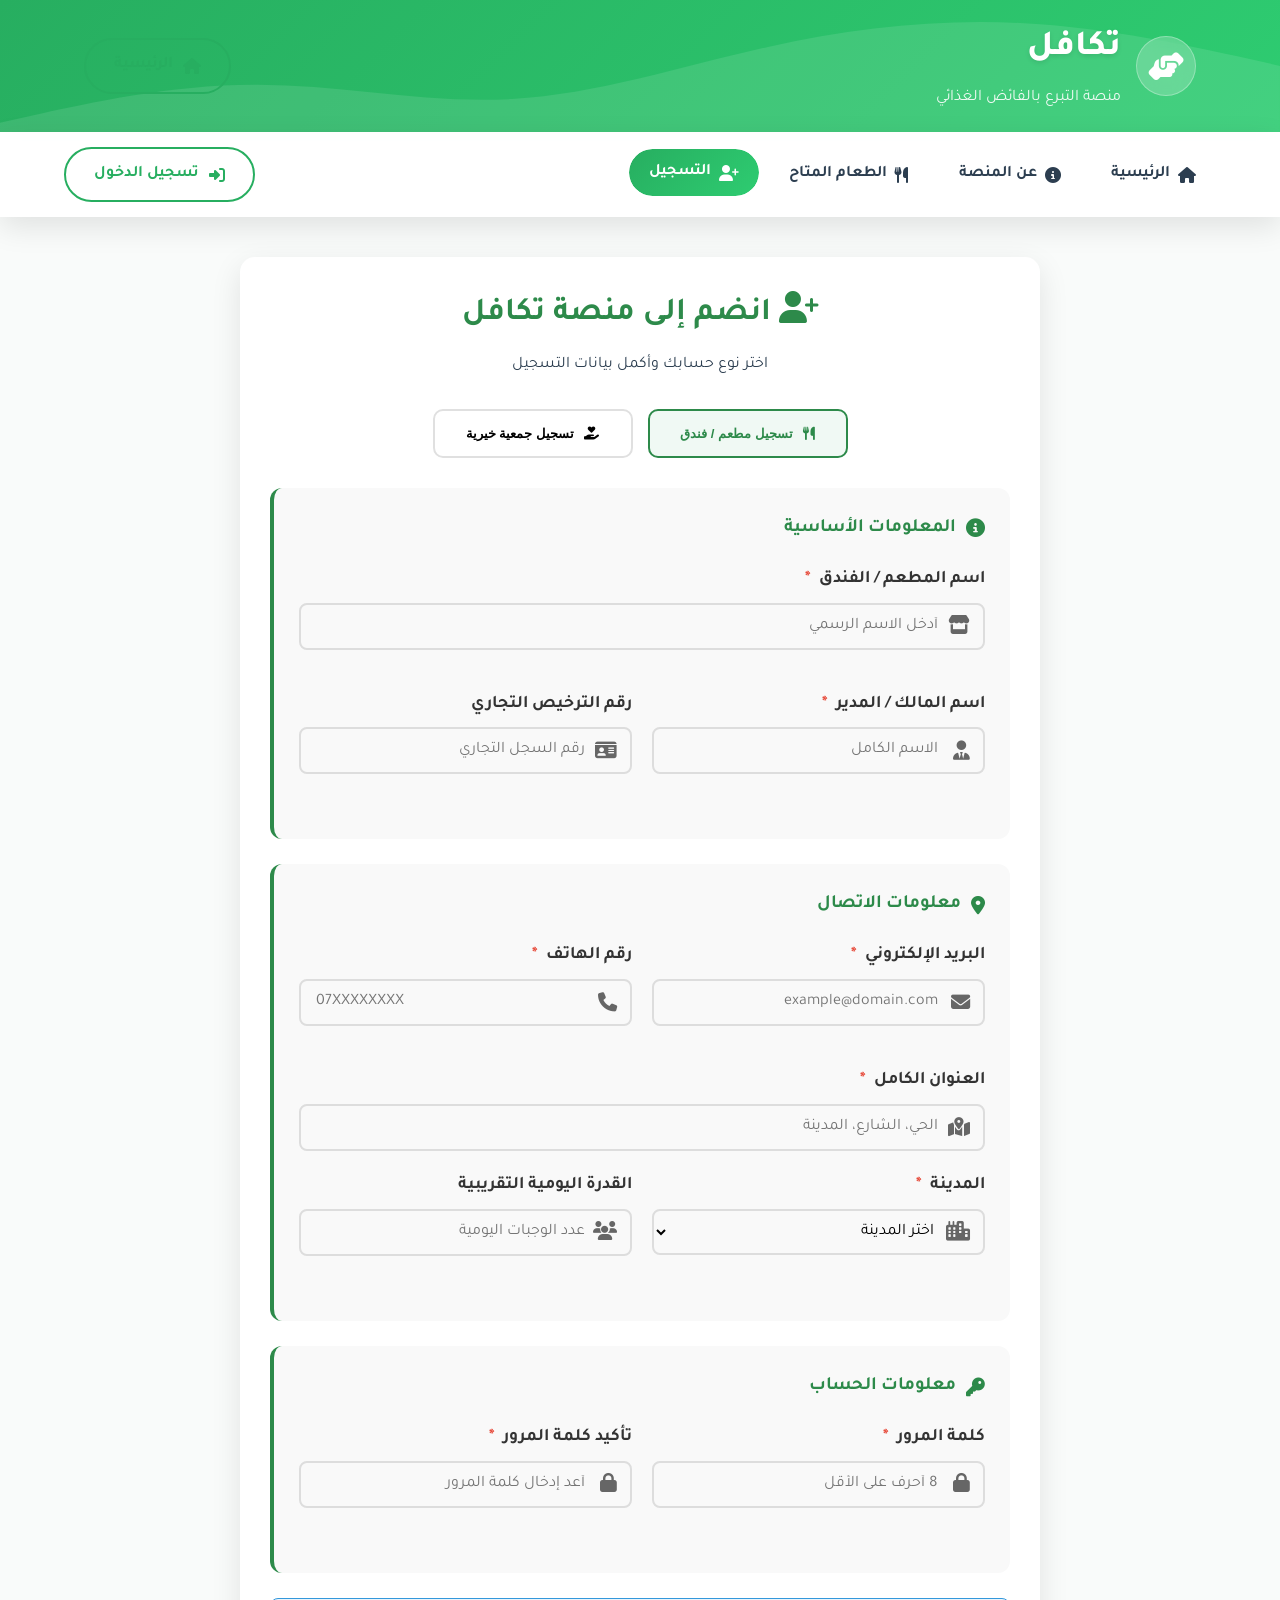
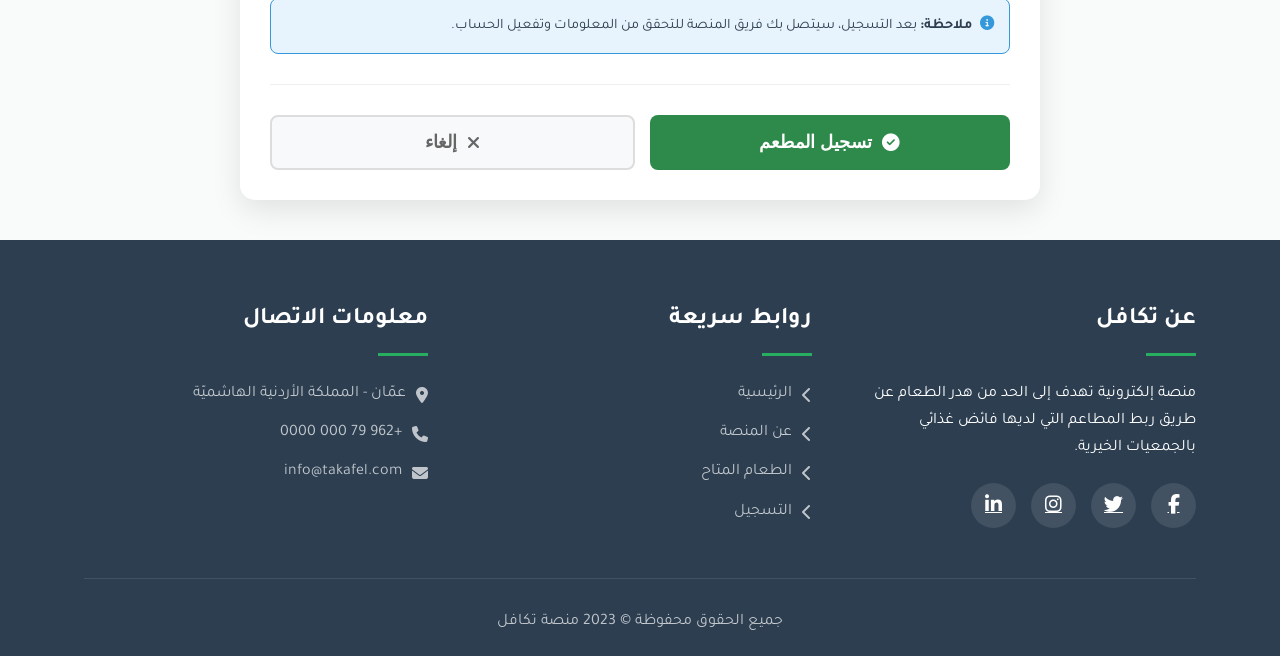
<file: Takaful/project/html/register.html>
<!DOCTYPE html>
<html lang="ar" dir="rtl">
<head>
    <meta charset="UTF-8">
    <meta name="viewport" content="width=device-width, initial-scale=1.0">
    <title>التسجيل - منصة تكافل</title>
    <link rel="stylesheet" href="https://cdnjs.cloudflare.com/ajax/libs/font-awesome/6.4.0/css/all.min.css">
    <link href="https://fonts.googleapis.com/css2?family=Tajawal:wght@300;400;500;700;800&display=swap" rel="stylesheet">
    <link rel="stylesheet" href="../css/style.css">
    <style>
        /* أنماط إضافية للتسجيل */
        .register-container {
            max-width: 800px;
            margin: 40px auto;
            padding: 30px;
            background: white;
            border-radius: 15px;
            box-shadow: 0 10px 30px rgba(0,0,0,0.1);
        }
        
        .register-header {
            text-align: center;
            margin-bottom: 30px;
        }
        
        .register-header h2 {
            color: #2d8a4a;
            font-size: 2rem;
            margin-bottom: 10px;
        }
        
        .user-type-selector {
            display: flex;
            gap: 15px;
            margin-bottom: 30px;
            justify-content: center;
        }
        
        .user-type-btn {
            padding: 15px 30px;
            border: 2px solid #e0e0e0;
            border-radius: 10px;
            background: white;
            cursor: pointer;
            font-weight: 600;
            transition: all 0.3s;
            display: flex;
            align-items: center;
            gap: 10px;
            min-width: 200px;
            justify-content: center;
        }
        
        .user-type-btn.active {
            border-color: #2d8a4a;
            background: #f0f9f4;
            color: #2d8a4a;
        }
        
        .user-type-btn:hover {
            transform: translateY(-2px);
            box-shadow: 0 5px 15px rgba(0,0,0,0.1);
        }
        
        .registration-form {
            display: none;
            animation: fadeIn 0.5s;
        }
        
        .registration-form.active {
            display: block;
        }
        
        @keyframes fadeIn {
            from { opacity: 0; transform: translateY(20px); }
            to { opacity: 1; transform: translateY(0); }
        }
        
        .form-section {
            background: #f9f9f9;
            padding: 25px;
            border-radius: 12px;
            margin-bottom: 25px;
            border-left: 4px solid #2d8a4a;
        }
        
        .form-section h3 {
            color: #2d8a4a;
            margin-bottom: 20px;
            display: flex;
            align-items: center;
            gap: 10px;
        }
        
        .form-row {
            display: grid;
            grid-template-columns: repeat(auto-fit, minmax(250px, 1fr));
            gap: 20px;
            margin-bottom: 20px;
        }
        
        .form-group {
            margin-bottom: 20px;
        }
        
        .form-group label {
            display: block;
            margin-bottom: 8px;
            font-weight: 600;
            color: #333;
        }
        
        .form-group .input-with-icon {
            position: relative;
        }
        
        .form-group .input-with-icon i {
            position: absolute;
            right: 15px;
            top: 50%;
            transform: translateY(-50%);
            color: #666;
        }
        
        .form-group input,
        .form-group select,
        .form-group textarea {
            width: 100%;
            padding: 12px 45px 12px 15px;
            border: 2px solid #ddd;
            border-radius: 8px;
            font-size: 1rem;
            font-family: 'Tajawal', sans-serif;
            transition: all 0.3s;
        }
        
        .form-group input:focus,
        .form-group select:focus,
        .form-group textarea:focus {
            border-color: #2d8a4a;
            outline: none;
            box-shadow: 0 0 0 3px rgba(45, 138, 74, 0.1);
        }
        
        .form-actions {
            display: flex;
            gap: 15px;
            margin-top: 30px;
            padding-top: 30px;
            border-top: 1px solid #eee;
        }
        
        .btn-register {
            flex: 1;
            padding: 15px 30px;
            background: #2d8a4a;
            color: white;
            border: none;
            border-radius: 8px;
            font-size: 1.1rem;
            font-weight: 600;
            cursor: pointer;
            transition: all 0.3s;
            display: flex;
            align-items: center;
            justify-content: center;
            gap: 10px;
        }
        
        .btn-register:hover {
            background: #257a40;
            transform: translateY(-2px);
            box-shadow: 0 5px 15px rgba(45, 138, 74, 0.3);
        }
        
        .btn-cancel {
            background: #f8f9fa;
            color: #666;
            border: 2px solid #ddd;
        }
        
        .btn-cancel:hover {
            background: #e9ecef;
        }
        
        .required {
            color: #e74c3c;
            margin-right: 5px;
        }
        
        .form-help {
            background: #e8f4fd;
            border: 1px solid #3498db;
            border-radius: 8px;
            padding: 15px;
            margin-top: 20px;
            font-size: 0.9rem;
            color: #2c3e50;
        }
        
        .form-help i {
            color: #3498db;
            margin-left: 5px;
        }
    </style>
</head>
<body>
    <!-- الهيدر -->
    <header>
        <div class="container">
            <div class="header-content">
                <div class="logo">
                    <div class="logo-icon">
                        <i class="fas fa-hands-helping"></i>
                    </div>
                    <div class="logo-text">
                        <h1>تكافل</h1>
                        <p>منصة التبرع بالفائض الغذائي</p>
                    </div>
                </div>
                <a href="index.html" class="btn btn-outline">
                    <i class="fas fa-home"></i> الرئيسية
                </a>
            </div>
        </div>
    </header>
    
    <!-- شريط التنقل -->
    <nav>
        <div class="container nav-container">
            <ul class="nav-links">
                <li><a href="index.html"><i class="fas fa-home"></i> الرئيسية</a></li>
                <li><a href="about.html"><i class="fas fa-info-circle"></i> عن المنصة</a></li>
                <li><a href="food-available.html"><i class="fas fa-utensils"></i> الطعام المتاح</a></li>
                <li><a href="#" class="active"><i class="fas fa-user-plus"></i> التسجيل</a></li>
            </ul>
            <div class="auth-buttons">
                <a href="login.html" class="btn btn-outline">
                    <i class="fas fa-sign-in-alt"></i> تسجيل الدخول
                </a>
            </div>
        </div>
    </nav>

    <!-- محتوى التسجيل -->
    <main class="container">
        <div class="register-container">
            <div class="register-header">
                <h2><i class="fas fa-user-plus"></i> انضم إلى منصة تكافل</h2>
                <p>اختر نوع حسابك وأكمل بيانات التسجيل</p>
            </div>
            
            <!-- اختيار نوع المستخدم -->
            <div class="user-type-selector">
                <button type="button" class="user-type-btn active" data-type="restaurant" onclick="selectUserType('restaurant')">
                    <i class="fas fa-utensils"></i>
                    <span>تسجيل مطعم / فندق</span>
                </button>
                <button type="button" class="user-type-btn" data-type="charity" onclick="selectUserType('charity')">
                    <i class="fas fa-hand-holding-heart"></i>
                    <span>تسجيل جمعية خيرية</span>
                </button>
            </div>
            
            <!-- نموذج تسجيل المطاعم -->
            <form id="restaurantForm" class="registration-form active">
                <div class="form-section">
                    <h3><i class="fas fa-info-circle"></i> المعلومات الأساسية</h3>
                    <div class="form-row">
                        <div class="form-group">
                            <label for="restaurantName">اسم المطعم / الفندق <span class="required">*</span></label>
                            <div class="input-with-icon">
                                <input type="text" id="restaurantName" placeholder="أدخل الاسم الرسمي" required>
                                <i class="fas fa-store"></i>
                            </div>
                        </div>
                        
                    </div>
                    
                    <div class="form-row">
                        <div class="form-group">
                            <label for="restaurantOwner">اسم المالك / المدير <span class="required">*</span></label>
                            <div class="input-with-icon">
                                <input type="text" id="restaurantOwner" placeholder="الاسم الكامل" required>
                                <i class="fas fa-user-tie"></i>
                            </div>
                        </div>
                        <div class="form-group">
                            <label for="restaurantLicense">رقم الترخيص التجاري</label>
                            <div class="input-with-icon">
                                <input type="text" id="restaurantLicense" placeholder="رقم السجل التجاري">
                                <i class="fas fa-id-card"></i>
                            </div>
                        </div>
                    </div>
                </div>
                
                <div class="form-section">
                    <h3><i class="fas fa-map-marker-alt"></i> معلومات الاتصال</h3>
                    <div class="form-row">
                        <div class="form-group">
                            <label for="restaurantEmail">البريد الإلكتروني <span class="required">*</span></label>
                            <div class="input-with-icon">
                                <input type="email" id="restaurantEmail" placeholder="example@domain.com" required>
                                <i class="fas fa-envelope"></i>
                            </div>
                        </div>
                        <div class="form-group">
                            <label for="restaurantPhone">رقم الهاتف <span class="required">*</span></label>
                            <div class="input-with-icon">
                                <input type="tel" id="restaurantPhone" placeholder="07XXXXXXXX" required>
                                <i class="fas fa-phone"></i>
                            </div>
                        </div>
                    </div>
                    
                    <div class="form-group">
                        <label for="restaurantAddress">العنوان الكامل <span class="required">*</span></label>
                        <div class="input-with-icon">
                            <input type="text" id="restaurantAddress" placeholder="الحي، الشارع، المدينة" required>
                            <i class="fas fa-map-marked-alt"></i>
                        </div>
                    </div>
                    
                    <div class="form-row">
                        <div class="form-group">
                            <label for="restaurantCity">المدينة <span class="required">*</span></label>
                            <div class="input-with-icon">
                                <select id="restaurantCity" required>
                                    <option value="">اختر المدينة</option>
                                    <option value="amman">عمّان</option>
                                    <option value="balqa">البلقاء</option>
                                    <option value="zarqa">الزرقاء</option>
                                    <option value="irbid">إربد</option>
                                    <option value="karak">الكرك</option>
                                </select>
                                <i class="fas fa-city"></i>
                            </div>
                        </div>
                        <div class="form-group">
                            <label for="restaurantCapacity">القدرة اليومية التقريبية</label>
                            <div class="input-with-icon">
                                <input type="number" id="restaurantCapacity" placeholder="عدد الوجبات اليومية">
                                <i class="fas fa-users"></i>
                            </div>
                        </div>
                    </div>
                </div>
                
                <div class="form-section">
                    <h3><i class="fas fa-key"></i> معلومات الحساب</h3>
                    <div class="form-row">
                        <div class="form-group">
                            <label for="restaurantPassword">كلمة المرور <span class="required">*</span></label>
                            <div class="input-with-icon">
                                <input type="password" id="restaurantPassword" placeholder="8 أحرف على الأقل" required minlength="8">
                                <i class="fas fa-lock"></i>
                            </div>
                        </div>
                        <div class="form-group">
                            <label for="restaurantConfirmPassword">تأكيد كلمة المرور <span class="required">*</span></label>
                            <div class="input-with-icon">
                                <input type="password" id="restaurantConfirmPassword" placeholder="أعد إدخال كلمة المرور" required>
                                <i class="fas fa-lock"></i>
                            </div>
                        </div>
                    </div>
                </div>
                
                <div class="form-help">
                    <i class="fas fa-info-circle"></i>
                    <strong>ملاحظة:</strong> بعد التسجيل، سيتصل بك فريق المنصة للتحقق من المعلومات وتفعيل الحساب.
                </div>
                
                <div class="form-actions">
                    <button type="submit" class="btn-register">
                        <i class="fas fa-check-circle"></i> تسجيل المطعم
                    </button>
                    <button type="button" class="btn-register btn-cancel" onclick="window.location.href='index.html'">
                        <i class="fas fa-times"></i> إلغاء
                    </button>
                </div>
            </form>
            
            <!-- نموذج تسجيل الجمعيات -->
            <form id="charityForm" class="registration-form">
                <div class="form-section">
                    <h3><i class="fas fa-info-circle"></i> معلومات الجمعية</h3>
                    <div class="form-row">
                        <div class="form-group">
                            <label for="charityName">اسم الجمعية <span class="required">*</span></label>
                            <div class="input-with-icon">
                                <input type="text" id="charityName" placeholder="الاسم الرسمي للجمعية" required>
                                <i class="fas fa-hands-helping"></i>
                            </div>
                        </div>
                        <div class="form-group">
                            <label for="charityLicense">رقم ترخيص الجمعية <span class="required">*</span></label>
                            <div class="input-with-icon">
                                <input type="text" id="charityLicense" placeholder="رقم الترخيص الرسمي" required>
                                <i class="fas fa-file-certificate"></i>
                            </div>
                        </div>
                    </div>
                    
                    <div class="form-row">
                        <div class="form-group">
                            <label for="charityManager">اسم مدير الجمعية <span class="required">*</span></label>
                            <div class="input-with-icon">
                                <input type="text" id="charityManager" placeholder="الاسم الكامل" required>
                                <i class="fas fa-user-tie"></i>
                            </div>
                        </div>
                        <div class="form-group">
                            <label for="charityEstablished">سنة التأسيس</label>
                            <div class="input-with-icon">
                                <input type="number" id="charityEstablished" placeholder="مثال: 2015" min="1900" max="2023">
                                <i class="fas fa-calendar-alt"></i>
                            </div>
                        </div>
                    </div>
                    
                    <div class="form-group">
                        <label for="charityDescription">وصف مختصر للجمعية</label>
                        <div class="input-with-icon">
                            <textarea id="charityDescription" rows="3" placeholder="الخدمات التي تقدمها، الفئات المستهدفة..."></textarea>
                            <i class="fas fa-file-alt"></i>
                        </div>
                    </div>
                </div>
                
                <div class="form-section">
                    <h3><i class="fas fa-map-marker-alt"></i> معلومات الاتصال</h3>
                    <div class="form-row">
                        <div class="form-group">
                            <label for="charityEmail">البريد الإلكتروني <span class="required">*</span></label>
                            <div class="input-with-icon">
                                <input type="email" id="charityEmail" placeholder="example@charity.org" required>
                                <i class="fas fa-envelope"></i>
                            </div>
                        </div>
                        <div class="form-group">
                            <label for="charityPhone">رقم الهاتف <span class="required">*</span></label>
                            <div class="input-with-icon">
                                <input type="tel" id="charityPhone" placeholder="07XXXXXXXX" required>
                                <i class="fas fa-phone"></i>
                            </div>
                        </div>
                    </div>
                    
                    <div class="form-group">
                        <label for="charityAddress">عنوان المقر الرئيسي <span class="required">*</span></label>
                        <div class="input-with-icon">
                            <input type="text" id="charityAddress" placeholder="الحي، الشارع، المدينة" required>
                            <i class="fas fa-map-marked-alt"></i>
                        </div>
                    </div>
                    
                    <div class="form-row">
                        <div class="form-group">
                            <label for="charityCity">المدينة <span class="required">*</span></label>
                            <div class="input-with-icon">
                                <select id="charityCity" required>
                                    <option value="">اختر المدينة</option>
                                    <option value="amman">عمّان</option>
                                    <option value="balqa">البلقاء</option>
                                    <option value="zarqa">الزرقاء</option>
                                    <option value="irbid">إربد</option>
                                    <option value="karak">الكرك</option>
                                </select>
                                <i class="fas fa-city"></i>
                            </div>
                        </div>
                        <div class="form-group">
                            <label for="charityArea">منطقة التغطية <span class="required">*</span></label>
                            <div class="input-with-icon">
                                <select id="charityArea" required>
                                    <option value="">اختر المنطقة</option>
                                    <option value="north">شمال المدينة</option>
                                    <option value="south">جنوب المدينة</option>
                                    <option value="east">شرق المدينة</option>
                                    <option value="west">غرب المدينة</option>
                                    <option value="all">جميع أنحاء المدينة</option>
                                </select>
                                <i class="fas fa-map"></i>
                            </div>
                        </div>
                    </div>
                    
                    <div class="form-group">
                        <label for="charityBeneficiaries">عدد المستفيدين التقريبي</label>
                        <div class="input-with-icon">
                            <input type="number" id="charityBeneficiaries" placeholder="عدد الأفراد المستفيدين">
                            <i class="fas fa-users"></i>
                        </div>
                    </div>
                </div>
                
                <div class="form-section">
                    <h3><i class="fas fa-key"></i> معلومات الحساب</h3>
                    <div class="form-row">
                        <div class="form-group">
                            <label for="charityPassword">كلمة المرور <span class="required">*</span></label>
                            <div class="input-with-icon">
                                <input type="password" id="charityPassword" placeholder="8 أحرف على الأقل" required minlength="8">
                                <i class="fas fa-lock"></i>
                            </div>
                        </div>
                        <div class="form-group">
                            <label for="charityConfirmPassword">تأكيد كلمة المرور <span class="required">*</span></label>
                            <div class="input-with-icon">
                                <input type="password" id="charityConfirmPassword" placeholder="أعد إدخال كلمة المرور" required>
                                <i class="fas fa-lock"></i>
                            </div>
                        </div>
                    </div>
                </div>
                
                <div class="form-help">
                    <i class="fas fa-info-circle"></i>
                    <strong>ملاحظة:</strong> يجب أن تكون الجمعية مسجلة رسمياً لدى الجهات المختصة لتفعيل الحساب.
                </div>
                
                <div class="form-actions">
                    <button type="submit" class="btn-register">
                        <i class="fas fa-check-circle"></i> تسجيل الجمعية
                    </button>
                    <button type="button" class="btn-register btn-cancel" onclick="window.location.href='index.html'">
                        <i class="fas fa-times"></i> إلغاء
                    </button>
                </div>
            </form>
        </div>
    </main>
    
    <!-- الفوتر -->
    <footer>
        <div class="container">
            <div class="footer-content">
                <div class="footer-column">
                    <h3>عن تكافل</h3>
                    <p>منصة إلكترونية تهدف إلى الحد من هدر الطعام عن طريق ربط المطاعم التي لديها فائض غذائي بالجمعيات الخيرية.</p>
                    <div class="social-links">
                        <a href="#"><i class="fab fa-facebook-f"></i></a>
                        <a href="#"><i class="fab fa-twitter"></i></a>
                        <a href="#"><i class="fab fa-instagram"></i></a>
                        <a href="#"><i class="fab fa-linkedin-in"></i></a>
                    </div>
                </div>
                
                <div class="footer-column">
                    <h3>روابط سريعة</h3>
                    <ul class="footer-links">
                        <li><a href="index.html"><i class="fas fa-chevron-left"></i> الرئيسية</a></li>
                        <li><a href="about.html"><i class="fas fa-chevron-left"></i> عن المنصة</a></li>
                        <li><a href="food-available.html"><i class="fas fa-chevron-left"></i> الطعام المتاح</a></li>
                        <li><a href="register.html"><i class="fas fa-chevron-left"></i> التسجيل</a></li>
                    </ul>
                </div>
                
                <div class="footer-column">
                    <h3>معلومات الاتصال</h3>
                    <ul class="footer-links">
                        <li><a href="#"><i class="fas fa-map-marker-alt"></i> عمّان - المملكة الأردنية الهاشميّة</a></li>
                        <li><a href="tel:+962790000000"><i class="fas fa-phone"></i> +962 79 000 0000</a></li>
                        <li><a href="mailto:info@takafel.com"><i class="fas fa-envelope"></i> info@takafel.com</a></li>
                    </ul>
                </div>
            </div>
            
            <div class="copyright">
                <p>جميع الحقوق محفوظة &copy; 2023 منصة تكافل</p>
            </div>
        </div>
    </footer>
    
    <script type="module" src="../js/register.js"> </script>
    <script type="module" src="../js/navbar.js"></script>

</body>
</html>
</file>
<file: Takaful/project/css/style.css>
/* style.css */
:root {
    --primary: #27ae60;
    --primary-light: #2ecc71;
    --primary-dark: #219653;
    --secondary: #e67e22;
    --accent: #e74c3c;
    --dark: #2c3e50;
    --light: #ecf0f1;
    --gray: #95a5a6;
    --gradient: linear-gradient(135deg, var(--primary) 0%, var(--primary-light) 100%);
    --gradient-secondary: linear-gradient(135deg, var(--secondary) 0%, #f39c12 100%);
    --shadow: 0 10px 30px rgba(0, 0, 0, 0.1);
    --shadow-hover: 0 15px 40px rgba(0, 0, 0, 0.15);
    --transition: all 0.4s cubic-bezier(0.175, 0.885, 0.32, 1.275);
}

* {
    margin: 0;
    padding: 0;
    box-sizing: border-box;
}

html {
    scroll-behavior: smooth;
}

body {
    font-family: 'Tajawal', sans-serif;
    line-height: 1.7;
    color: var(--dark);
    background-color: #f9fbfa;
    overflow-x: hidden;
}

.container {
    width: 90%;
    max-width: 1300px;
    margin: 0 auto;
    padding: 0 20px;
}

/* الهيدر */
header {
    background: var(--gradient);
    color: white;
    padding: 20px 0;
    position: relative;
    overflow: hidden;
    box-shadow: 0 5px 15px rgba(0, 0, 0, 0.1);
}

header::before {
    content: "";
    position: absolute;
    top: 0;
    right: 0;
    width: 100%;
    height: 100%;
    background: url('data:image/svg+xml;utf8,<svg xmlns="http://www.w3.org/2000/svg" viewBox="0 0 1440 320"><path fill="%23ffffff" fill-opacity="0.1" d="M0,224L48,213.3C96,203,192,181,288,181.3C384,181,480,203,576,197.3C672,192,768,160,864,138.7C960,117,1056,107,1152,112C1248,117,1344,139,1392,149.3L1440,160L1440,320L1392,320C1344,320,1248,320,1152,320C1056,320,960,320,864,320C768,320,672,320,576,320C480,320,384,320,288,320C192,320,96,320,48,320L0,320Z"></path></svg>');
    background-size: cover;
    background-position: center;
}

.header-content {
    display: flex;
    justify-content: space-between;
    align-items: center;
    position: relative;
    z-index: 2;
}

.logo {
    display: flex;
    align-items: center;
    gap: 15px;
}

.logo-icon {
    width: 60px;
    height: 60px;
    background: rgba(255, 255, 255, 0.2);
    border-radius: 50%;
    display: flex;
    align-items: center;
    justify-content: center;
    font-size: 1.8rem;
    backdrop-filter: blur(10px);
    border: 1px solid rgba(255, 255, 255, 0.3);
}

.logo-text h1 {
    font-size: 2.2rem;
    font-weight: 800;
    margin-bottom: 5px;
    text-shadow: 0 2px 5px rgba(0, 0, 0, 0.1);
}

.logo-text p {
    font-size: 1rem;
    opacity: 0.9;
}

.header-buttons {
    display: flex;
    gap: 15px;
}

/* التنقل */
nav {
    background: white;
    box-shadow: var(--shadow);
    position: sticky;
    top: 0;
    z-index: 1000;
    backdrop-filter: blur(10px);
    background: rgba(255, 255, 255, 0.95);
}

.nav-container {
    display: flex;
    justify-content: space-between;
    align-items: center;
    padding: 15px 0;
}

.nav-links {
    display: flex;
    list-style: none;
    gap: 10px;
}
.nav-btn.active {
  background-color: #2ecc71;
  color: white;
  border-radius: 30px;
}

.nav-links a {
    text-decoration: none;
    color: var(--dark);
    font-weight: 600;
    padding: 10px 20px;
    border-radius: 30px;
    transition: var(--transition);
    display: flex;
    align-items: center;
    gap: 8px;
    position: relative;
    overflow: hidden;
}

.nav-links a::before {
    content: "";
    position: absolute;
    top: 0;
    right: 0;
    width: 0;
    height: 100%;
    background: var(--gradient);
    transition: var(--transition);
    z-index: -1;
    border-radius: 30px;
}

.nav-links a:hover::before, .nav-links a.active::before {
    width: 100%;
}

.nav-links a:hover, .nav-links a.active {
    color: white;
    transform: translateY(-2px);
}

.auth-buttons {
    display: flex;
    gap: 10px;
}

/* الأزرار */
.btn {
    display: inline-flex;
    align-items: center;
    justify-content: center;
    gap: 10px;
    padding: 12px 28px;
    border: none;
    border-radius: 50px;
    font-size: 1rem;
    font-weight: 600;
    cursor: pointer;
    transition: var(--transition);
    text-decoration: none;
    position: relative;
    overflow: hidden;
}

.btn::before {
    content: "";
    position: absolute;
    top: 0;
    right: 0;
    width: 100%;
    height: 100%;
    background: rgba(255, 255, 255, 0.1);
    transform: translateX(-100%);
    transition: transform 0.6s;
}

.btn:hover::before {
    transform: translateX(0);
}

.btn-primary {
    background: var(--gradient);
    color: white;
    box-shadow: 0 5px 15px rgba(39, 174, 96, 0.4);
}

.btn-primary:hover {
    transform: translateY(-3px);
    box-shadow: 0 8px 20px rgba(39, 174, 96, 0.6);
}

.btn-secondary {
    background: var(--gradient-secondary);
    color: white;
    box-shadow: 0 5px 15px rgba(230, 126, 34, 0.4);
}

.btn-secondary:hover {
    transform: translateY(-3px);
    box-shadow: 0 8px 20px rgba(230, 126, 34, 0.6);
}

.btn-outline {
    background: transparent;
    color: var(--primary);
    border: 2px solid var(--primary);
}

.btn-outline:hover {
    background: var(--primary);
    color: white;
    transform: translateY(-3px);
}

.btn-accent {
    background: var(--accent);
    color: white;
    box-shadow: 0 5px 15px rgba(231, 76, 60, 0.4);
}

.btn-accent:hover {
    transform: translateY(-3px);
    box-shadow: 0 8px 20px rgba(231, 76, 60, 0.6);
}

.btn-block {
    width: 100%;
}

/* الأقسام */
.page {
    padding: 80px 0;
    min-height: 100vh;
    display: flex;
    flex-direction: column;
    justify-content: center;
}

.section-header {
    text-align: center;
    margin-bottom: 60px;
}

.section-header h2 {
    font-size: 2.8rem;
    color: var(--dark);
    margin-bottom: 20px;
    position: relative;
    display: inline-block;
    font-weight: 800;
}

.section-header h2::after {
    content: "";
    position: absolute;
    bottom: -15px;
    right: 50%;
    transform: translateX(50%);
    width: 100px;
    height: 5px;
    background: var(--gradient);
    border-radius: 5px;
}

.section-header p {
    color: var(--gray);
    max-width: 700px;
    margin: 0 auto;
    font-size: 1.2rem;
}

/* البطاقات */
.card {
    background: white;
    border-radius: 20px;
    box-shadow: var(--shadow);
    padding: 30px;
    transition: var(--transition);
    border-top: 5px solid var(--primary);
    position: relative;
    overflow: hidden;
}

.card::before {
    content: "";
    position: absolute;
    top: 0;
    right: 0;
    width: 100%;
    height: 5px;
    background: var(--gradient);
}

.card:hover {
    transform: translateY(-10px);
    box-shadow: var(--shadow-hover);
}

.card-header {
    display: flex;
    align-items: center;
    gap: 20px;
    margin-bottom: 25px;
}

.card-icon {
    width: 70px;
    height: 70px;
    background: var(--gradient);
    border-radius: 20px;
    display: flex;
    align-items: center;
    justify-content: center;
    font-size: 1.8rem;
    color: white;
    box-shadow: 0 5px 15px rgba(39, 174, 96, 0.3);
}

.card-header h3 {
    font-size: 1.6rem;
    color: var(--dark);
    font-weight: 700;
}

/* النماذج */
.form-container {
    max-width: 600px;
    margin: 0 auto;
}

.form-group {
    margin-bottom: 25px;
    position: relative;
}

label {
    display: block;
    margin-bottom: 10px;
    font-weight: 600;
    color: var(--dark);
    font-size: 1.1rem;
}

.input-with-icon {
    position: relative;
}

.input-with-icon i {
    position: absolute;
    right: 20px;
    top: 50%;
    transform: translateY(-50%);
    color: var(--gray);
    font-size: 1.2rem;
}

input, select, textarea {
    width: 100%;
    padding: 15px 60px 15px 20px;
    border: 2px solid #e0e0e0;
    border-radius: 12px;
    font-size: 1.1rem;
    transition: var(--transition);
    font-family: 'Tajawal', sans-serif;
    background: #f9f9f9;
}

input:focus, select:focus, textarea:focus {
    outline: none;
    border-color: var(--primary);
    background: white;
    box-shadow: 0 0 0 4px rgba(39, 174, 96, 0.1);
}

/* قائمة الطعام */
.food-grid {
    display: grid;
    grid-template-columns: repeat(auto-fill, minmax(320px, 1fr));
    gap: 30px;
    margin-top: 40px;
}

.food-card {
    background: white;
    border-radius: 20px;
    overflow: hidden;
    box-shadow: var(--shadow);
    transition: var(--transition);
    position: relative;
}

.food-card:hover {
    transform: translateY(-10px) scale(1.02);
    box-shadow: var(--shadow-hover);
}

.food-image {
    height: 200px;
    background: var(--gradient);
    display: flex;
    align-items: center;
    justify-content: center;
    color: white;
    font-size: 4rem;
    position: relative;
    overflow: hidden;
}

.food-image::before {
    content: "";
    position: absolute;
    top: 0;
    right: 0;
    width: 100%;
    height: 100%;
    background: url('data:image/svg+xml;utf8,<svg xmlns="http://www.w3.org/2000/svg" viewBox="0 0 1440 320"><path fill="%23ffffff" fill-opacity="0.1" d="M0,224L48,213.3C96,203,192,181,288,181.3C384,181,480,203,576,197.3C672,192,768,160,864,138.7C960,117,1056,107,1152,112C1248,117,1344,139,1392,149.3L1440,160L1440,320L1392,320C1344,320,1248,320,1152,320C1056,320,960,320,864,320C768,320,672,320,576,320C480,320,384,320,288,320C192,320,96,320,48,320L0,320Z"></path></svg>');
    background-size: cover;
    background-position: center;
}

.food-content {
    padding: 25px;
}

.food-title {
    font-size: 1.5rem;
    margin-bottom: 15px;
    color: var(--dark);
    font-weight: 700;
}

.food-details {
    margin-bottom: 25px;
}

.food-detail {
    display: flex;
    align-items: center;
    gap: 12px;
    margin-bottom: 12px;
    color: var(--gray);
}

.food-detail i {
    color: var(--primary);
    width: 20px;
    font-size: 1.2rem;
}

.food-badge {
    position: absolute;
    top: 20px;
    left: 20px;
    background: var(--accent);
    color: white;
    padding: 5px 15px;
    border-radius: 30px;
    font-size: 0.9rem;
    font-weight: 600;
    box-shadow: 0 3px 10px rgba(231, 76, 60, 0.3);
}

/* إحصائيات */
.stats {
    display: flex;
    justify-content: space-around;
    flex-wrap: wrap;
    gap: 30px;
    margin: 60px 0;
}

.stat-item {
    text-align: center;
    padding: 30px;
    border-radius: 20px;
    background: white;
    box-shadow: var(--shadow);
    transition: var(--transition);
    flex: 1;
    min-width: 200px;
}

.stat-item:hover {
    transform: translateY(-10px);
    box-shadow: var(--shadow-hover);
}

.stat-icon {
    width: 80px;
    height: 80px;
    background: var(--gradient);
    border-radius: 50%;
    display: flex;
    align-items: center;
    justify-content: center;
    margin: 0 auto 20px;
    font-size: 2rem;
    color: white;
}

.stat-number {
    font-size: 2.5rem;
    font-weight: 800;
    color: var(--primary);
    margin-bottom: 10px;
}

.stat-text {
    color: var(--gray);
    font-weight: 600;
}

/* فوتر */
footer {
    background: var(--dark);
    color: white;
    padding: 60px 0 20px;
}

.footer-content {
    display: grid;
    grid-template-columns: repeat(auto-fit, minmax(250px, 1fr));
    gap: 40px;
    margin-bottom: 40px;
}

.footer-column h3 {
    font-size: 1.5rem;
    margin-bottom: 25px;
    position: relative;
    padding-bottom: 15px;
    font-weight: 700;
}

.footer-column h3::after {
    content: "";
    position: absolute;
    bottom: 0;
    right: 0;
    width: 50px;
    height: 3px;
    background: var(--primary);
}

.footer-links {
    list-style: none;
}

.footer-links li {
    margin-bottom: 12px;
}

.footer-links a {
    color: rgba(255,255,255,0.7);
    text-decoration: none;
    transition: var(--transition);
    display: flex;
    align-items: center;
    gap: 10px;
}

.footer-links a:hover {
    color: white;
    padding-right: 10px;
}

.social-links {
    display: flex;
    gap: 15px;
    margin-top: 20px;
}

.social-links a {
    display: flex;
    align-items: center;
    justify-content: center;
    width: 45px;
    height: 45px;
    background: rgba(255,255,255,0.1);
    border-radius: 50%;
    color: white;
    transition: var(--transition);
    font-size: 1.2rem;
}

.social-links a:hover {
    background: var(--primary);
    transform: translateY(-5px);
}

.copyright {
    text-align: center;
    padding-top: 30px;
    border-top: 1px solid rgba(255,255,255,0.1);
    font-size: 1rem;
    color: rgba(255,255,255,0.7);
}

/* إخفاء الأقسام */
.hidden {
    display: none;
}

/* تأثيرات إضافية */
.floating-icon {
    position: fixed;
    bottom: 30px;
    left: 30px;
    width: 70px;
    height: 70px;
    background: var(--gradient);
    color: white;
    border-radius: 50%;
    display: flex;
    align-items: center;
    justify-content: center;
    font-size: 1.8rem;
    box-shadow: 0 5px 20px rgba(0,0,0,0.2);
    z-index: 99;
    cursor: pointer;
    transition: var(--transition);
    animation: pulse 2s infinite;
}

.floating-icon:hover {
    transform: scale(1.1);
    box-shadow: 0 8px 25px rgba(0,0,0,0.3);
}

@keyframes pulse {
    0% {
        box-shadow: 0 0 0 0 rgba(39, 174, 96, 0.7);
    }
    70% {
        box-shadow: 0 0 0 15px rgba(39, 174, 96, 0);
    }
    100% {
        box-shadow: 0 0 0 0 rgba(39, 174, 96, 0);
    }
}

.hero {
    background: var(--gradient);
    color: white;
    padding: 100px 0;
    text-align: center;
    position: relative;
    overflow: hidden;
}

.hero::before {
    content: "";
    position: absolute;
    top: 0;
    right: 0;
    width: 100%;
    height: 100%;
    background: url('data:image/svg+xml;utf8,<svg xmlns="http://www.w3.org/2000/svg" viewBox="0 0 1440 320"><path fill="%23ffffff" fill-opacity="0.1" d="M0,224L48,213.3C96,203,192,181,288,181.3C384,181,480,203,576,197.3C672,192,768,160,864,138.7C960,117,1056,107,1152,112C1248,117,1344,139,1392,149.3L1440,160L1440,320L1392,320C1344,320,1248,320,1152,320C1056,320,960,320,864,320C768,320,672,320,576,320C480,320,384,320,288,320C192,320,96,320,48,320L0,320Z"></path></svg>');
    background-size: cover;
    background-position: center;
}

.hero-content {
    position: relative;
    z-index: 2;
    max-width: 800px;
    margin: 0 auto;
}

.hero h1 {
    font-size: 3.5rem;
    margin-bottom: 20px;
    font-weight: 800;
    text-shadow: 0 2px 10px rgba(0,0,0,0.1);
}

.hero p {
    font-size: 1.3rem;
    margin-bottom: 40px;
    opacity: 0.9;
}

.hero-buttons {
    display: flex;
    gap: 15px;
    justify-content: center;
    flex-wrap: wrap;
}

/* التجاوب مع الشاشات الصغيرة */
@media (max-width: 992px) {
    .header-content {
        flex-direction: column;
        text-align: center;
        gap: 20px;
    }
    
    .nav-container {
        flex-direction: column;
        gap: 20px;
    }
    
    .nav-links {
        flex-wrap: wrap;
        justify-content: center;
    }
    
    .food-grid {
        grid-template-columns: 1fr;
    }
    
    .hero h1 {
        font-size: 2.5rem;
    }
    
    .section-header h2 {
        font-size: 2.2rem;
    }
}

@media (max-width: 768px) {
    .stats {
        flex-direction: column;
    }
    
    .floating-icon {
        bottom: 20px;
        left: 20px;
        width: 60px;
        height: 60px;
        font-size: 1.5rem;
    }
    
    .hero-buttons {
        flex-direction: column;
        align-items: center;
    }
    
    .hero-buttons .btn {
        width: 100%;
        max-width: 300px;
    }
}

/* About Page */
.about-page{
  padding: 50px 0 70px;
}

.about-page .section-header{
  text-align: center;
  margin-bottom: 28px;
}

.about-page .lead{
  max-width: 900px;
  margin: 10px auto 0;
  line-height: 1.9;
  opacity: 0.9;
}

.about-grid{
  margin-top: 22px;
}

.services-card{
  margin-top: 22px;
}

.feature-list{
  list-style: none;
  padding: 0;
  margin: 0;
}

.feature-list li{
  display: flex;
  gap: 10px;
  align-items: flex-start;
  padding: 12px 0;
  border-bottom: 1px solid rgba(0,0,0,0.06);
}

.feature-list li:last-child{
  border-bottom: none;
}

.feature-list li i{
  margin-top: 3px;
  font-size: 1.05rem;
}
</file>
<file: Takaful/project/css/login-style.css>
/* 
login-style.css
ملف الأنماط الرئيسي لصفحة تسجيل الدخول والتسجيل
*/

/* المتغيرات: تحديد الألوان والقياسات المستخدمة */
:root {
    --primary: #27ae60;           /* الأخضر الأساسي */
    --primary-light: #2ecc71;     /* الأخضر الفاتح */
    --primary-dark: #219653;      /* الأخضر الداكن */
    --secondary: #e67e22;         /* البرتقالي */
    --accent: #e74c3c;            /* الأحمر */
    --dark: #2c3e50;              /* الأزرق الداكن */
    --light: #ecf0f1;             /* الرمادي الفاتح */
    --gray: #95a5a6;              /* الرمادي */
    --gradient: linear-gradient(135deg, var(--primary) 0%, var(--primary-light) 100%); /* تدرج أخضر */
    --gradient-secondary: linear-gradient(135deg, var(--secondary) 0%, #f39c12 100%); /* تدرج برتقالي */
    --shadow: 0 10px 30px rgba(0, 0, 0, 0.1);       /* الظل الطبيعي */
    --shadow-hover: 0 15px 40px rgba(0, 0, 0, 0.15); /* الظل عند التحويم */
    --transition: all 0.4s cubic-bezier(0.175, 0.885, 0.32, 1.275); /* حركة الانتقال */
}

/* إعادة تعيين الأنماط الأساسية */
* {
    margin: 0;
    padding: 0;
    box-sizing: border-box;
}

html {
    scroll-behavior: smooth; /* تمركز سلس للصفحة */
}

/* أنماط الجسم الرئيسية */
body {
    font-family: 'Tajawal', sans-serif; /* استخدام خط عربي */
    line-height: 1.7;
    color: var(--dark);
    background: linear-gradient(135deg, #f5f7fa 0%, #e4efe9 100%); /* خلفية متدرجة */
    min-height: 100vh; /* ملء ارتفاع الصفحة */
    display: flex;
    flex-direction: column; /* تنسيق عمودي */
}

/* الحاوية: التحكم في العرض والهوامش */
.container {
    width: 90%;
    max-width: 1200px;
    margin: 0 auto;
    padding: 0 20px;
}

/* أنماط الهيدر: شعار المنصة */
.login-header {
    background: var(--gradient);
    color: white;
    padding: 20px 0;
    position: relative;
    overflow: hidden;
    box-shadow: var(--shadow);
}

/* خلفية متعرجة للهيدر */
.login-header::before {
    content: "";
    position: absolute;
    top: 0;
    right: 0;
    width: 100%;
    height: 100%;
    background: url('data:image/svg+xml;utf8,<svg xmlns="http://www.w3.org/2000/svg" viewBox="0 0 1440 320"><path fill="%23ffffff" fill-opacity="0.1" d="M0,224L48,213.3C96,203,192,181,288,181.3C384,181,480,203,576,197.3C672,192,768,160,864,138.7C960,117,1056,107,1152,112C1248,117,1344,139,1392,149.3L1440,160L1440,320L1392,320C1344,320,1248,320,1152,320C1056,320,960,320,864,320C768,320,672,320,576,320C480,320,384,320,288,320C192,320,96,320,48,320L0,320Z"></path></svg>');
    background-size: cover;
    background-position: center;
}

/* تنسيق محتوى الهيدر */
.header-content {
    display: flex;
    justify-content: space-between; /* توزيع العناصر */
    align-items: center;
    position: relative;
    z-index: 2; /* فوق الخلفية */
}

/* تنسيق الشعار */
.logo {
    display: flex;
    align-items: center;
    gap: 15px; /* المسافة بين العناصر */
}

/* أيقونة الشعار */
.logo-icon {
    width: 60px;
    height: 60px;
    background: rgba(255, 255, 255, 0.2); /* خلفية شفافة */
    border-radius: 50%; /* دائري */
    display: flex;
    align-items: center;
    justify-content: center;
    font-size: 1.8rem;
    backdrop-filter: blur(10px); /* تأثير ضبابي */
    border: 1px solid rgba(255, 255, 255, 0.3); /* حدود شفافة */
}

/* نص الشعار */
.logo-text h1 {
    font-size: 2.2rem;
    font-weight: 800;
    margin-bottom: 5px;
    text-shadow: 0 2px 5px rgba(0, 0, 0, 0.1); /* ظل للنص */
}

.logo-text p {
    font-size: 1rem;
    opacity: 0.9; /* شفافية */
}

/* زر العودة للصفحة الرئيسية */
.back-home {
    display: inline-flex;
    align-items: center;
    gap: 8px;
    color: white;
    text-decoration: none;
    font-weight: 600;
    padding: 10px 20px;
    border-radius: 30px;
    background: rgba(255, 255, 255, 0.2);
    transition: var(--transition);
}

.back-home:hover {
    background: rgba(255, 255, 255, 0.3);
    transform: translateY(-2px); /* حركة للأعلى */
}

/* المحتوى الرئيسي للصفحة */
.page-content {
    flex: 1; /* ملء المساحة المتاحة */
    display: flex;
    align-items: center;
    justify-content: center;
    padding: 40px 0;
}

/* حاوية التوثيق الرئيسية */
.auth-container {
    display: flex;
    width: 100%;
    max-width: 1000px;
    background: white;
    border-radius: 20px;
    overflow: hidden;
    box-shadow: var(--shadow);
}

/* القسم التوضيحي (الصورة) */
.auth-illustration {
    flex: 1;
    background: var(--gradient);
    display: flex;
    flex-direction: column;
    justify-content: center;
    align-items: center;
    padding: 40px;
    color: white;
    position: relative;
    overflow: hidden;
}

/* خلفية متعرجة للقسم التوضيحي */
.auth-illustration::before {
    content: "";
    position: absolute;
    top: 0;
    right: 0;
    width: 100%;
    height: 100%;
    background: url('data:image/svg+xml;utf8,<svg xmlns="http://www.w3.org/2000/svg" viewBox="0 0 1440 320"><path fill="%23ffffff" fill-opacity="0.1" d="M0,224L48,213.3C96,203,192,181,288,181.3C384,181,480,203,576,197.3C672,192,768,160,864,138.7C960,117,1056,107,1152,112C1248,117,1344,139,1392,149.3L1440,160L1440,320L1392,320C1344,320,1248,320,1152,320C1056,320,960,320,864,320C768,320,672,320,576,320C480,320,384,320,288,320C192,320,96,320,48,320L0,320Z"></path></svg>');
    background-size: cover;
    background-position: center;
}

/* محتوى القسم التوضيحي */
.illustration-content {
    position: relative;
    z-index: 2; /* فوق الخلفية */
    text-align: center;
}

.illustration-icon {
    font-size: 6rem;
    margin-bottom: 30px;
    opacity: 0.9;
}

.illustration-content h2 {
    font-size: 2.2rem;
    margin-bottom: 20px;
    font-weight: 700;
}

.illustration-content p {
    font-size: 1.1rem;
    opacity: 0.9;
    max-width: 400px; /* تحديد العرض الأقصى */
    margin: 0 auto; /* توسيط */
}

/* قسم النماذج */
.auth-form-container {
    flex: 1;
    padding: 50px;
    display: flex;
    flex-direction: column;
    justify-content: center;
}

/* ترويسة النموذج */
.form-header {
    margin-bottom: 30px;
}

.form-header h2 {
    font-size: 2.2rem;
    color: var(--dark);
    margin-bottom: 10px;
    font-weight: 700;
}

.form-header p {
    color: var(--gray);
    font-size: 1.1rem;
}

/* علامات التبويب للتبديل بين النماذج */
.form-tabs {
    display: flex;
    margin-bottom: 30px;
    background: #f8f9fa;
    border-radius: 12px;
    padding: 5px;
}

.form-tab {
    flex: 1; /* توزيع متساو */
    text-align: center;
    padding: 12px;
    border-radius: 10px;
    cursor: pointer;
    transition: var(--transition);
    font-weight: 600;
}

.form-tab.active {
    background: white; /* خلفية بيضاء للنشطة */
    box-shadow: 0 3px 10px rgba(0, 0, 0, 0.1);
    color: var(--primary);
}

/* النماذج المخفية */
.auth-form {
    display: none;
}

.auth-form.active {
    display: block;
}

/* مجموعة الحقول في النموذج */
.form-group {
    margin-bottom: 25px;
    position: relative;
}

/* تسميات الحقول */
label {
    display: block;
    margin-bottom: 10px;
    font-weight: 600;
    color: var(--dark);
    font-size: 1.1rem;
}

/* الحقول مع الأيقونات */
.input-with-icon {
    position: relative;
}

.input-with-icon i {
    position: absolute;
    right: 20px;
    top: 50%;
    transform: translateY(-50%);
    color: var(--gray);
    font-size: 1.2rem;
}

/* أنماط إدخال البيانات */
input, select, textarea {
    width: 100%;
    padding: 15px 60px 15px 20px; /* مساحة للأيقونة */
    border: 2px solid #e0e0e0;
    border-radius: 12px;
    font-size: 1.1rem;
    transition: var(--transition);
    font-family: 'Tajawal', sans-serif;
    background: #f9f9f9; /* خلفية فاتحة */
}

/* تأثير عند التركيز على الحقل */
input:focus, select:focus, textarea:focus {
    outline: none;
    border-color: var(--primary);
    background: white;
    box-shadow: 0 0 0 4px rgba(39, 174, 96, 0.1); /* ظل أخضر */
}

/* الحقول المخفية (تظهر حسب نوع المستخدم) */
.hidden-fields {
    display: none;
    animation: fadeIn 0.5s ease; /* تأثير الظهور */
}

@keyframes fadeIn {
    from { opacity: 0; transform: translateY(10px); }
    to { opacity: 1; transform: translateY(0); }
}

/* أنماط الأزرار */
.btn {
    display: inline-flex;
    align-items: center;
    justify-content: center;
    gap: 10px; /* مسافة بين الأيقونة والنص */
    padding: 15px 30px;
    border: none;
    border-radius: 12px;
    font-size: 1.1rem;
    font-weight: 600;
    cursor: pointer;
    transition: var(--transition);
    text-decoration: none;
    width: 100%; /* عرض كامل */
}

.btn-primary {
    background: var(--gradient); /* خلفية متدرجة */
    color: white;
    box-shadow: 0 5px 15px rgba(39, 174, 96, 0.4);
}

.btn-primary:hover {
    transform: translateY(-3px); /* حركة للأعلى */
    box-shadow: 0 8px 20px rgba(39, 174, 96, 0.6);
}

/* أسفل النموذج */
.form-footer {
    text-align: center;
    margin-top: 30px;
    color: var(--gray);
}

.form-footer a {
    color: var(--primary);
    text-decoration: none;
    font-weight: 600;
}

.form-footer a:hover {
    text-decoration: underline;
}

/* أنماط الفوتر */
footer {
    background: var(--dark);
    color: white;
    padding: 40px 0 20px;
    margin-top: auto; /* يدفعه للأسفل */
}

.footer-content {
    display: grid;
    grid-template-columns: repeat(auto-fit, minmax(250px, 1fr)); /* أعمدة متجاوبة */
    gap: 40px;
    margin-bottom: 30px;
}

.footer-column h3 {
    font-size: 1.5rem;
    margin-bottom: 25px;
    position: relative;
    padding-bottom: 15px;
    font-weight: 700;
}

.footer-column h3::after {
    content: "";
    position: absolute;
    bottom: 0;
    right: 0;
    width: 50px;
    height: 3px;
    background: var(--primary); /* خط أخضر تحت العنوان */
}

.footer-links {
    list-style: none;
}

.footer-links li {
    margin-bottom: 12px;
}

.footer-links a {
    color: rgba(255,255,255,0.7);
    text-decoration: none;
    transition: var(--transition);
    display: flex;
    align-items: center;
    gap: 10px;
}

.footer-links a:hover {
    color: white;
    padding-right: 10px; /* حركة للداخل */
}

/* روابط التواصل الاجتماعي */
.social-links {
    display: flex;
    gap: 15px;
    margin-top: 20px;
}

.social-links a {
    display: flex;
    align-items: center;
    justify-content: center;
    width: 45px;
    height: 45px;
    background: rgba(255,255,255,0.1);
    border-radius: 50%; /* دائري */
    color: white;
    transition: var(--transition);
    font-size: 1.2rem;
}

.social-links a:hover {
    background: var(--primary);
    transform: translateY(-5px); /* حركة للأعلى */
}

/* حقوق النشر */
.copyright {
    text-align: center;
    padding-top: 30px;
    border-top: 1px solid rgba(255,255,255,0.1);
    font-size: 1rem;
    color: rgba(255,255,255,0.7);
}

/* التجاوب مع الشاشات الصغيرة */
@media (max-width: 992px) {
    .header-content {
        flex-direction: column; /* ترتيب عمودي */
        text-align: center;
        gap: 20px;
    }
    
    .auth-container {
        flex-direction: column; /* ترتيب عمودي */
    }
    
    .auth-illustration {
        padding: 30px;
    }
    
    .illustration-icon {
        font-size: 4rem;
    }
    
    .illustration-content h2 {
        font-size: 1.8rem;
    }
}

@media (max-width: 768px) {
    .auth-form-container {
        padding: 30px;
    }
    
    .form-header h2 {
        font-size: 1.8rem;
    }
}
</file>
<file: Takaful/project/css/food-available.css>
.food-hero {
    background: linear-gradient(135deg, #2d8a4a 0%, #3a9e5a 100%);
    color: white;
    padding: 80px 0;
    text-align: center;
}

.food-hero h1 {
    font-size: 2.8rem;
    margin-bottom: 20px;
}

.food-hero p {
    font-size: 1.2rem;
    opacity: 0.9;
    max-width: 700px;
    margin: 0 auto 30px;
}

.hero-stats {
    display: flex;
    justify-content: center;
    gap: 40px;
    margin-top: 30px;
    flex-wrap: wrap;
}

.hero-stat {
    display: flex;
    flex-direction: column;
    align-items: center;
    gap: 10px;
}

.hero-stat i {
    font-size: 2.5rem;
    color: rgba(255, 255, 255, 0.9);
}

.hero-stat span {
    font-size: 1.1rem;
    font-weight: 500;
}

/* أزرار التصفية */
.filter-buttons {
    display: flex;
    gap: 15px;
    margin: 30px 0;
    flex-wrap: wrap;
    justify-content: center;
}

.filter-btn {
    padding: 12px 25px;
    border: 2px solid #e0e0e0;
    border-radius: 30px;
    background: white;
    cursor: pointer;
    font-weight: 600;
    font-size: 1rem;
    transition: all 0.3s ease;
    display: flex;
    align-items: center;
    gap: 10px;
    color: #555;
}

.filter-btn:hover {
    transform: translateY(-3px);
    box-shadow: 0 5px 15px rgba(0,0,0,0.1);
    border-color: #2d8a4a;
}

.filter-btn.active {
    background: #2d8a4a;
    color: white;
    border-color: #2d8a4a;
}

.filter-count {
    background: rgba(255, 255, 255, 0.2);
    padding: 3px 10px;
    border-radius: 20px;
    font-size: 0.9rem;
}

/* قائمة الطعام */
.food-list {
    display: grid;
    grid-template-columns: repeat(auto-fill, minmax(320px, 1fr));
    gap: 30px;
    margin: 40px 0;
}

.food-card {
    background: white;
    border-radius: 15px;
    overflow: hidden;
    box-shadow: 0 5px 15px rgba(0,0,0,0.08);
    transition: all 0.3s ease;
    border: 1px solid #eee;
}

.food-card:hover {
    transform: translateY(-10px);
    box-shadow: 0 15px 30px rgba(0,0,0,0.15);
}

/* حالة الطعام */
.food-status {
    padding: 12px 20px;
    color: white;
    font-weight: bold;
    font-size: 1rem;
    display: flex;
    justify-content: space-between;
    align-items: center;
}

.status-available {
    background: linear-gradient(90deg, #2d8a4a, #3a9e5a);
}

.status-reserved {
    background: linear-gradient(90deg, #f39c12, #f1c40f);
}

.status-expired {
    background: linear-gradient(90deg, #e74c3c, #c0392b);
}

.status-delivered {
    background: linear-gradient(90deg, #3498db, #2980b9);
}

/* تفاصيل الطعام */
.food-details {
    padding: 25px;
}

.food-title {
    font-size: 1.4rem;
    margin-bottom: 15px;
    color: #333;
    display: flex;
    justify-content: space-between;
    align-items: center;
}

.food-type {
    background: #f8f9fa;
    color: #666;
    padding: 5px 12px;
    border-radius: 20px;
    font-size: 0.9rem;
}

.food-info {
    margin: 20px 0;
}

.food-info-item {
    display: flex;
    align-items: center;
    gap: 12px;
    margin-bottom: 12px;
    color: #555;
}

.food-info-item i {
    color: #2d8a4a;
    width: 20px;
    text-align: center;
}

.food-expiry {
    background: #fff3cd;
    border: 1px solid #ffeaa7;
    border-radius: 10px;
    padding: 15px;
    margin: 20px 0;
}

.expiry-text {
    color: #856404;
    font-weight: 600;
    display: flex;
    align-items: center;
    gap: 10px;
}

.expiry-warning {
    color: #e74c3c;
    animation: pulse 2s infinite;
}

@keyframes pulse {
    0% { opacity: 1; }
    50% { opacity: 0.7; }
    100% { opacity: 1; }
}

/* أزرار الإجراءات */
.food-actions {
    padding: 0 25px 25px 25px;
    display: flex;
    gap: 10px;
}

.btn-food {
    flex: 1;
    padding: 12px 20px;
    border-radius: 10px;
    font-weight: 600;
    display: flex;
    align-items: center;
    justify-content: center;
    gap: 10px;
    transition: all 0.3s;
}

.btn-food:hover {
    transform: translateY(-2px);
}

.btn-reserve {
    background: #2d8a4a;
    color: white;
}

.btn-reserve:hover {
    background: #257a40;
}

.btn-cancel {
    background: #f8f9fa;
    color: #666;
    border: 2px solid #e0e0e0;
}

.btn-cancel:hover {
    background: #e9ecef;
}

.btn-disabled {
    background: #95a5a6;
    color: white;
    cursor: not-allowed;
    opacity: 0.7;
}

.btn-disabled:hover {
    transform: none;
    background: #95a5a6;
}

/* حالة عدم وجود طعام */
.empty-state {
    text-align: center;
    padding: 80px 20px;
    display: none;
}

.empty-icon {
    font-size: 80px;
    color: #ddd;
    margin-bottom: 20px;
}

.empty-state h3 {
    color: #666;
    margin-bottom: 15px;
    font-size: 1.5rem;
}

.empty-state p {
    color: #888;
    max-width: 500px;
    margin: 0 auto 30px;
}

.mt-3 {
    margin-top: 30px;
}

.mt-5 {
    margin-top: 50px;
}

/* صندوق المعلومات */
.info-box {
    background: #e8f4fd;
    border: 2px solid #3498db;
    border-radius: 15px;
    padding: 25px;
    display: flex;
    gap: 20px;
    align-items: flex-start;
}

.info-icon {
    font-size: 2rem;
    color: #3498db;
    flex-shrink: 0;
}

.info-content h4 {
    color: #2980b9;
    margin-bottom: 15px;
    font-size: 1.3rem;
}

.info-content ul {
    list-style: none;
    padding: 0;
}

.info-content li {
    margin-bottom: 10px;
    color: #555;
    display: flex;
    align-items: center;
    gap: 10px;
}

.info-content li:before {
    content: "•";
    color: #3498db;
    font-size: 1.5rem;
}

/* زر المساعدة العائم */
.floating-help {
    position: fixed;
    bottom: 30px;
    left: 30px;
    width: 60px;
    height: 60px;
    background: #2d8a4a;
    border-radius: 50%;
    display: flex;
    align-items: center;
    justify-content: center;
    color: white;
    font-size: 1.5rem;
    cursor: pointer;
    box-shadow: 0 5px 15px rgba(45, 138, 74, 0.3);
    transition: all 0.3s;
    z-index: 1000;
}

.floating-help:hover {
    transform: scale(1.1);
    box-shadow: 0 8px 20px rgba(45, 138, 74, 0.4);
}

/* تصميم متجاوب */
@media (max-width: 768px) {
    .food-hero h1 {
        font-size: 2rem;
    }
    
    .hero-stats {
        gap: 20px;
    }
    
    .hero-stat i {
        font-size: 2rem;
    }
    
    .filter-buttons {
        gap: 10px;
    }
    
    .filter-btn {
        padding: 10px 15px;
        font-size: 0.9rem;
    }
    
    .food-list {
        grid-template-columns: 1fr;
        gap: 20px;
    }
    
    .food-actions {
        flex-direction: column;
    }
    
    .info-box {
        flex-direction: column;
        text-align: center;
    }
}
</file>
